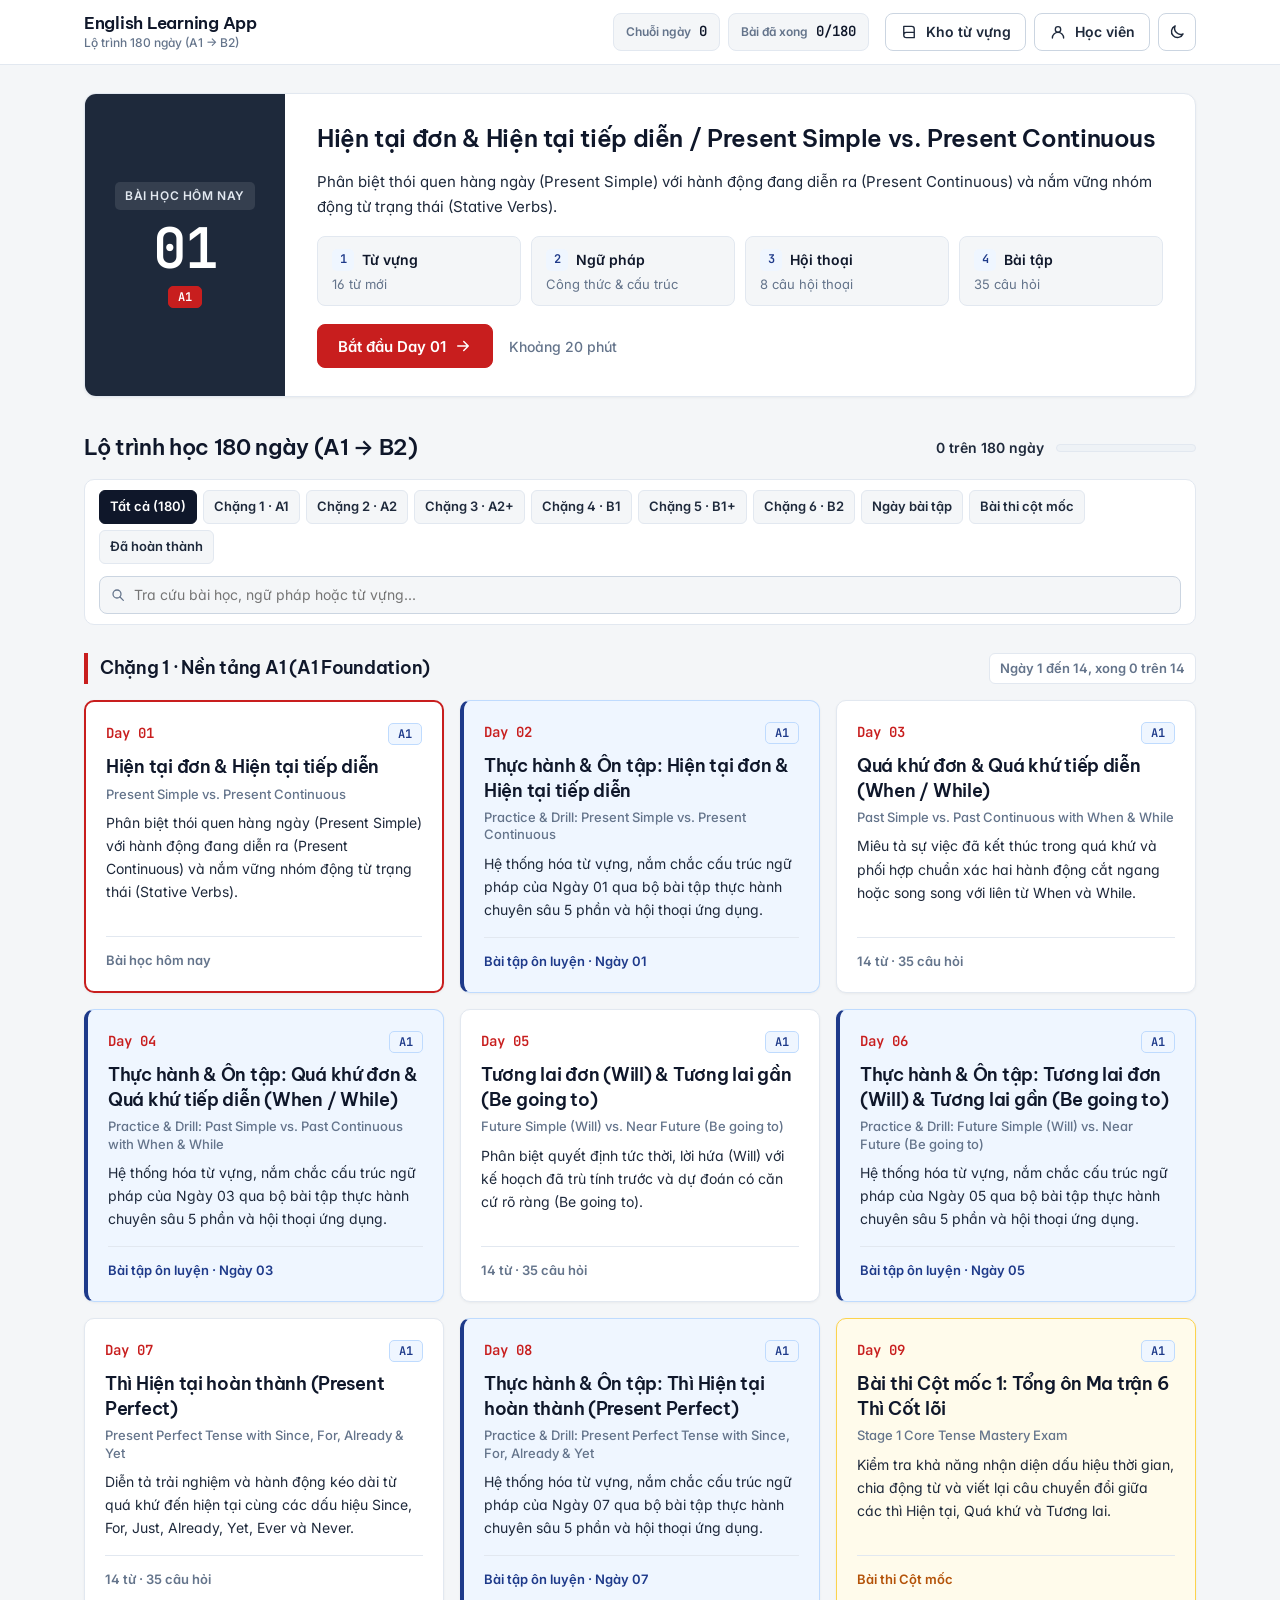
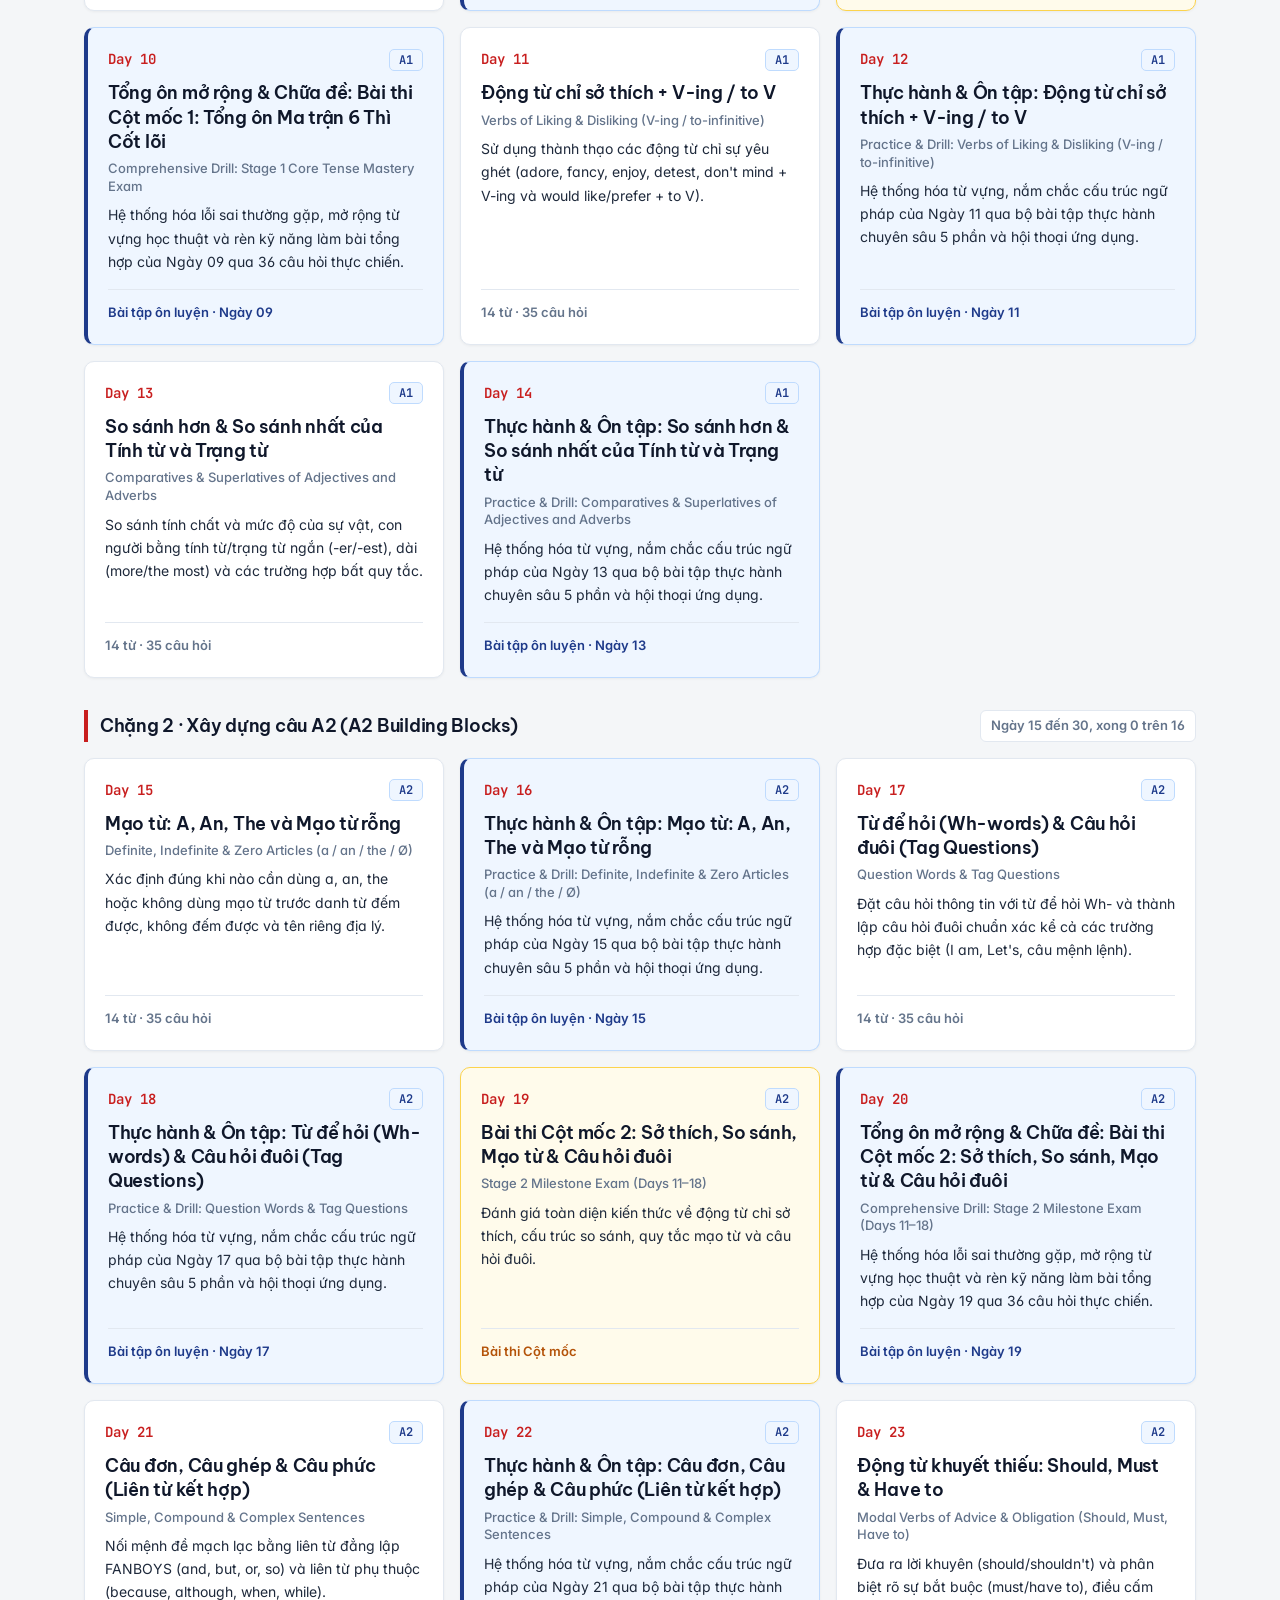
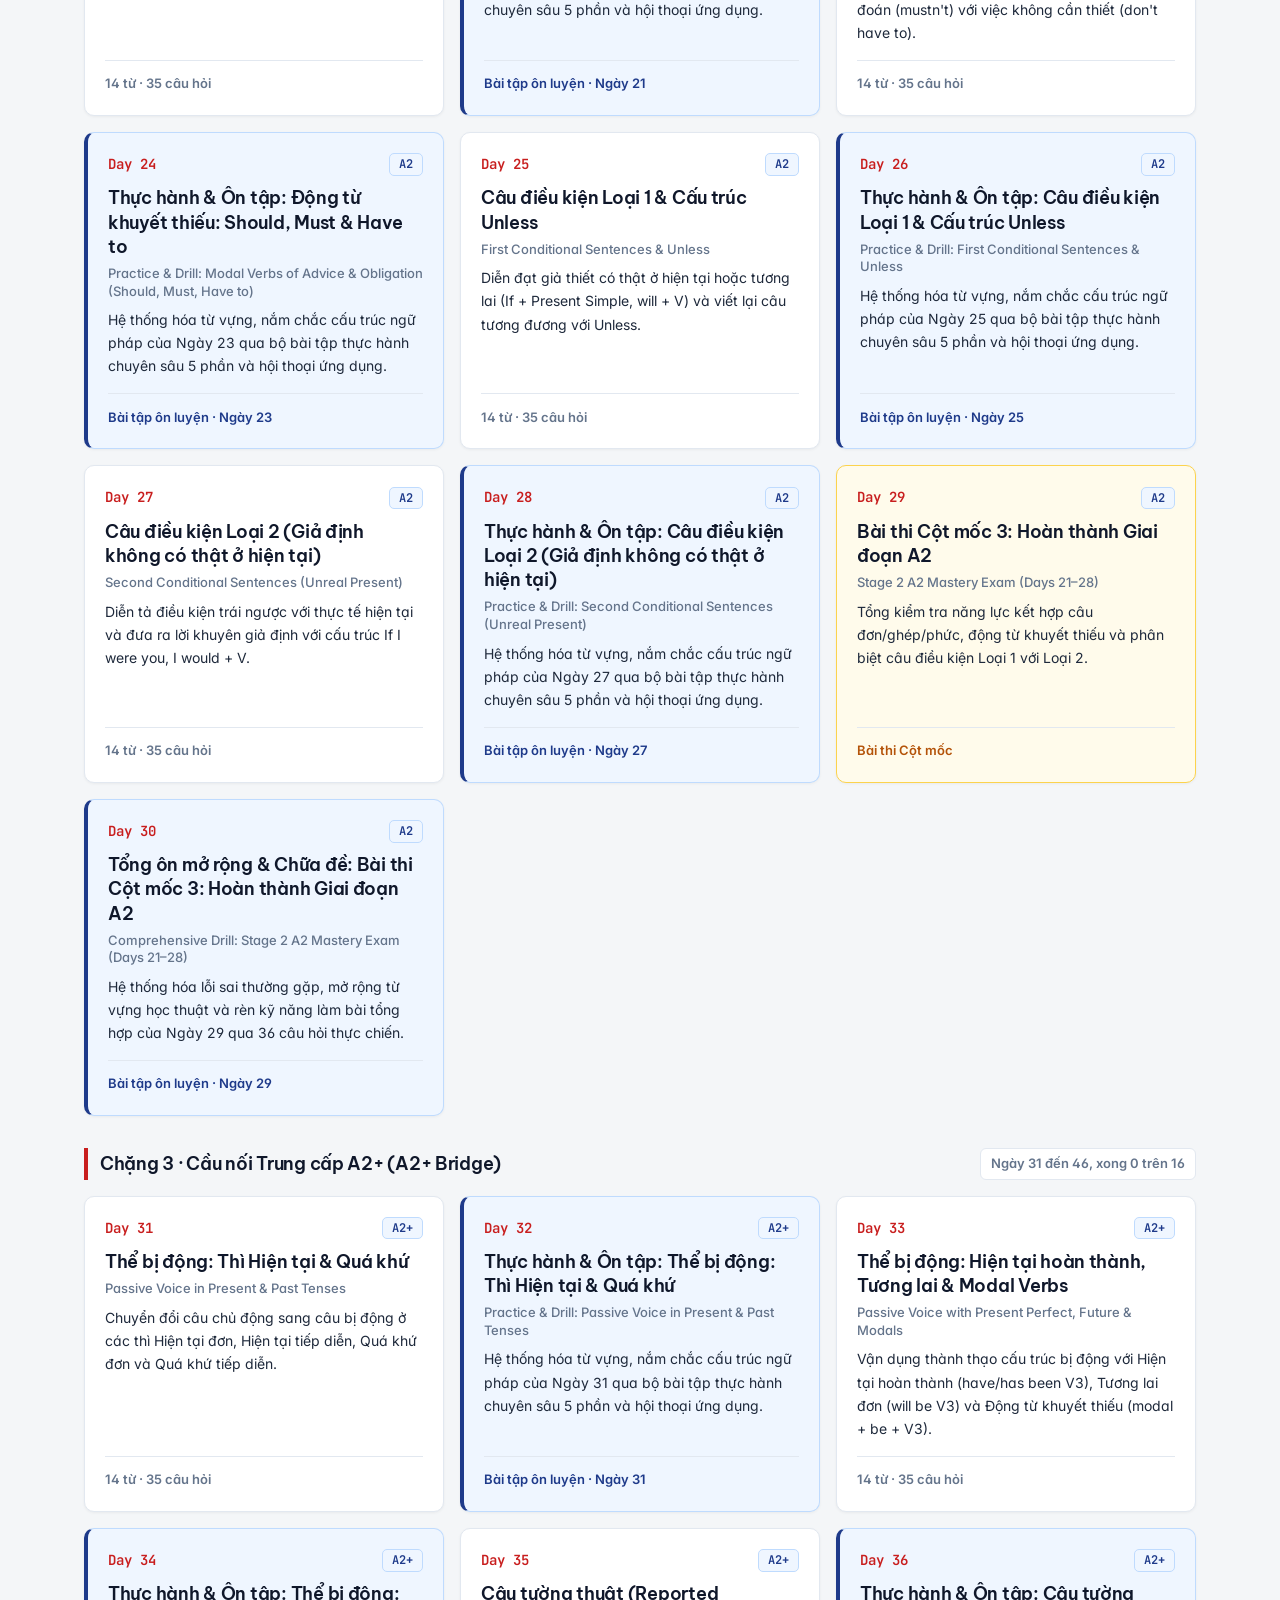
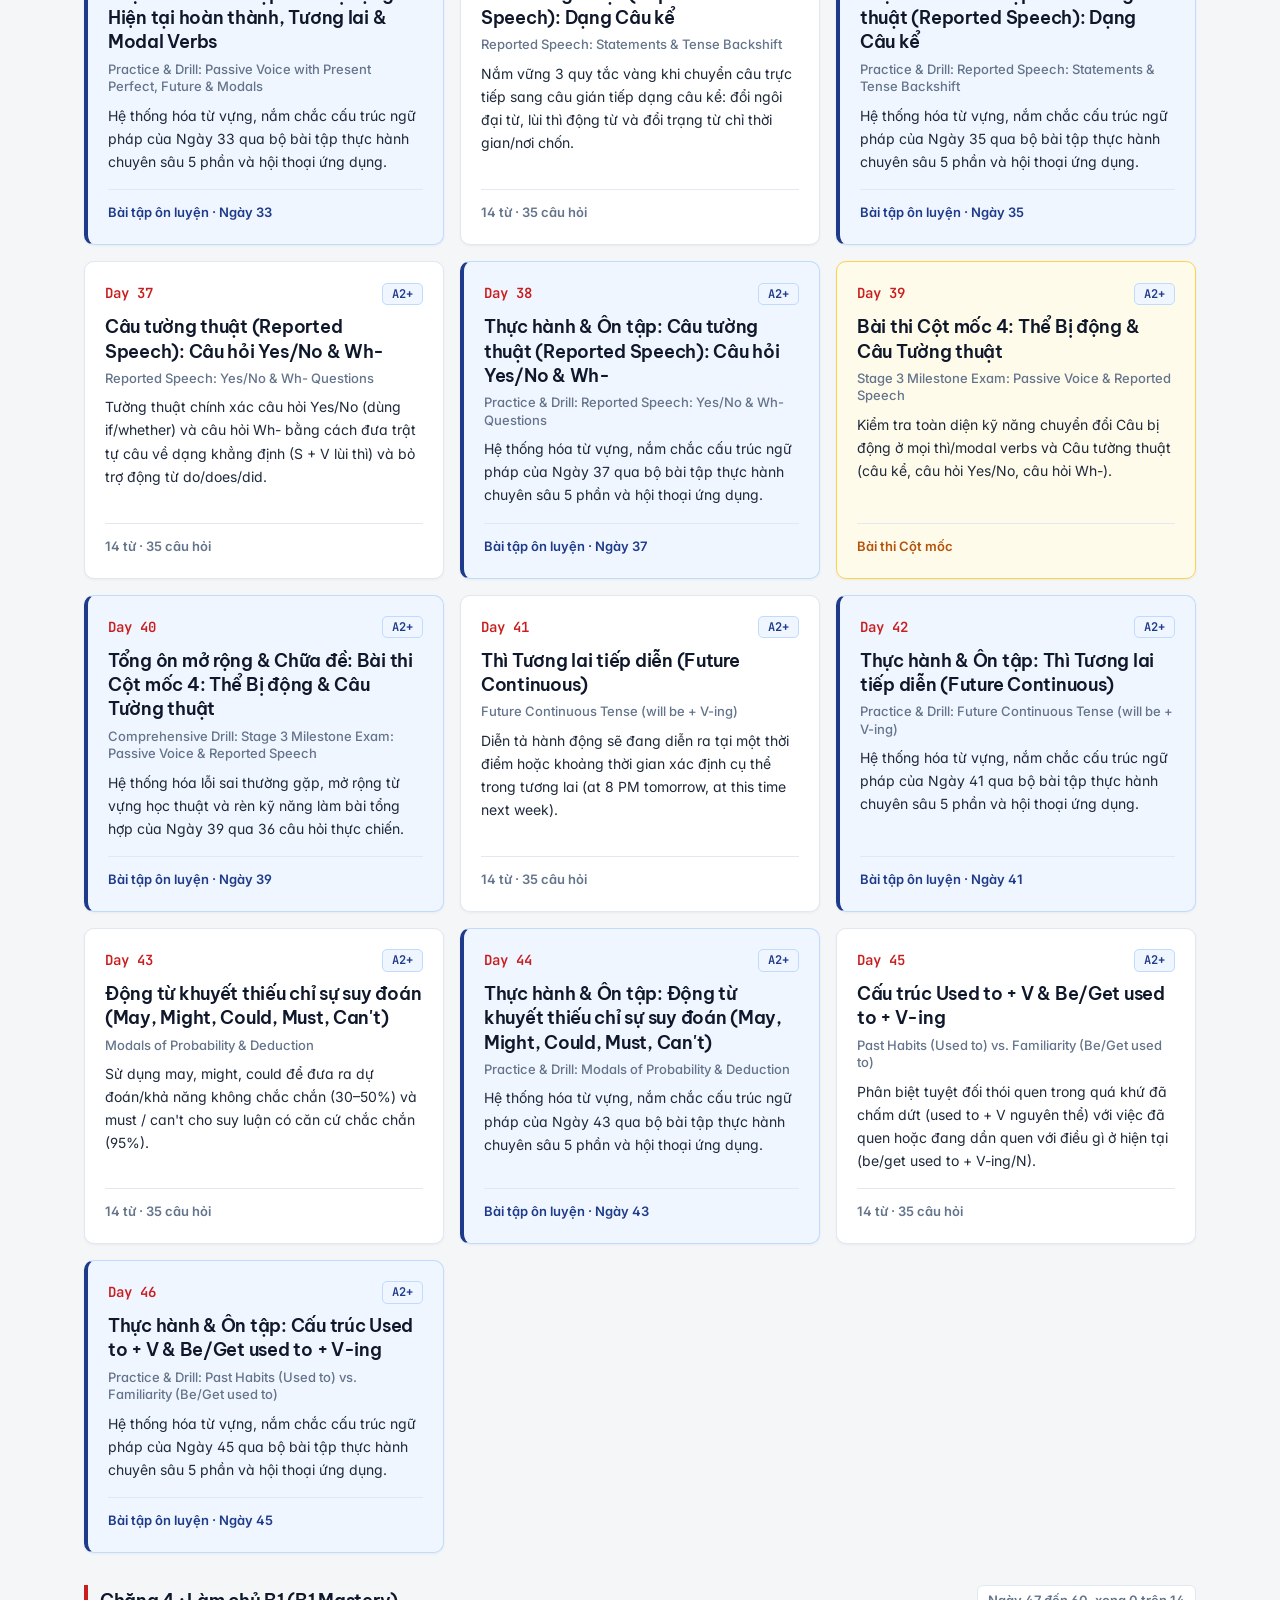
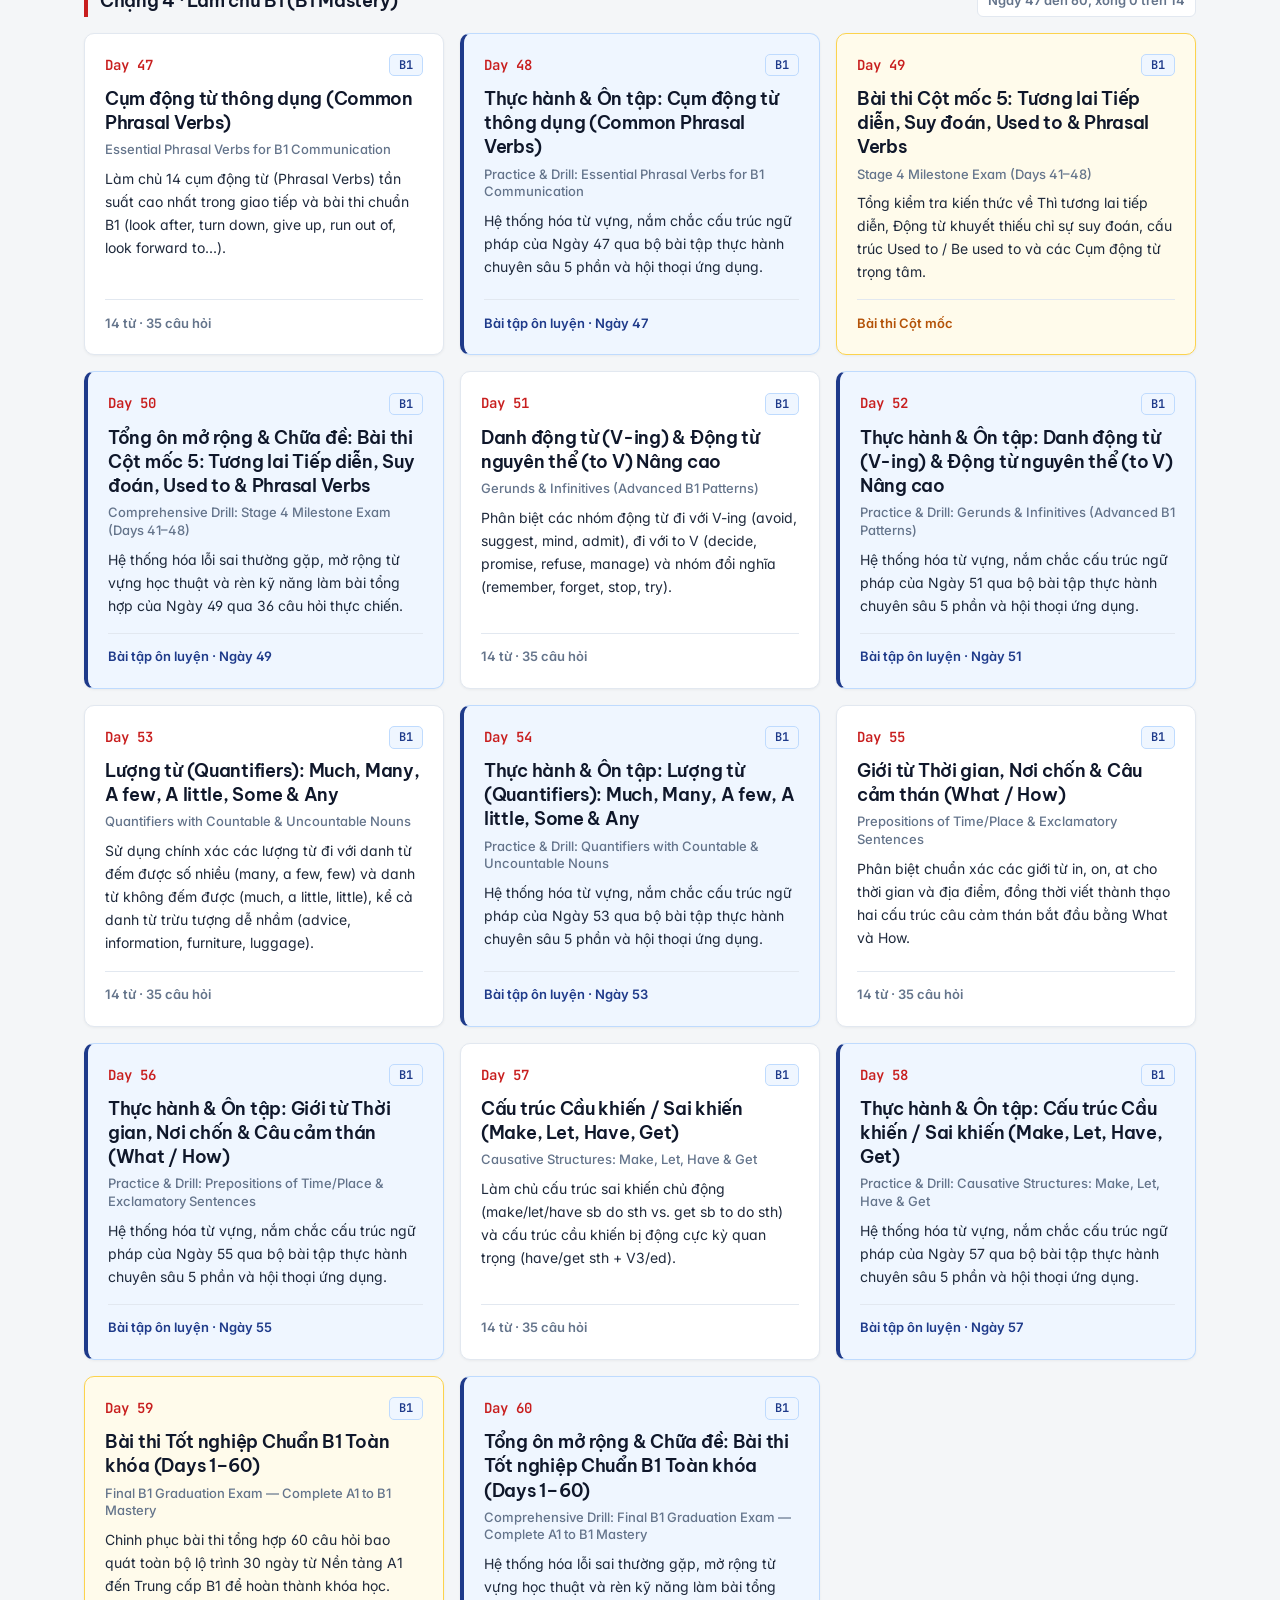
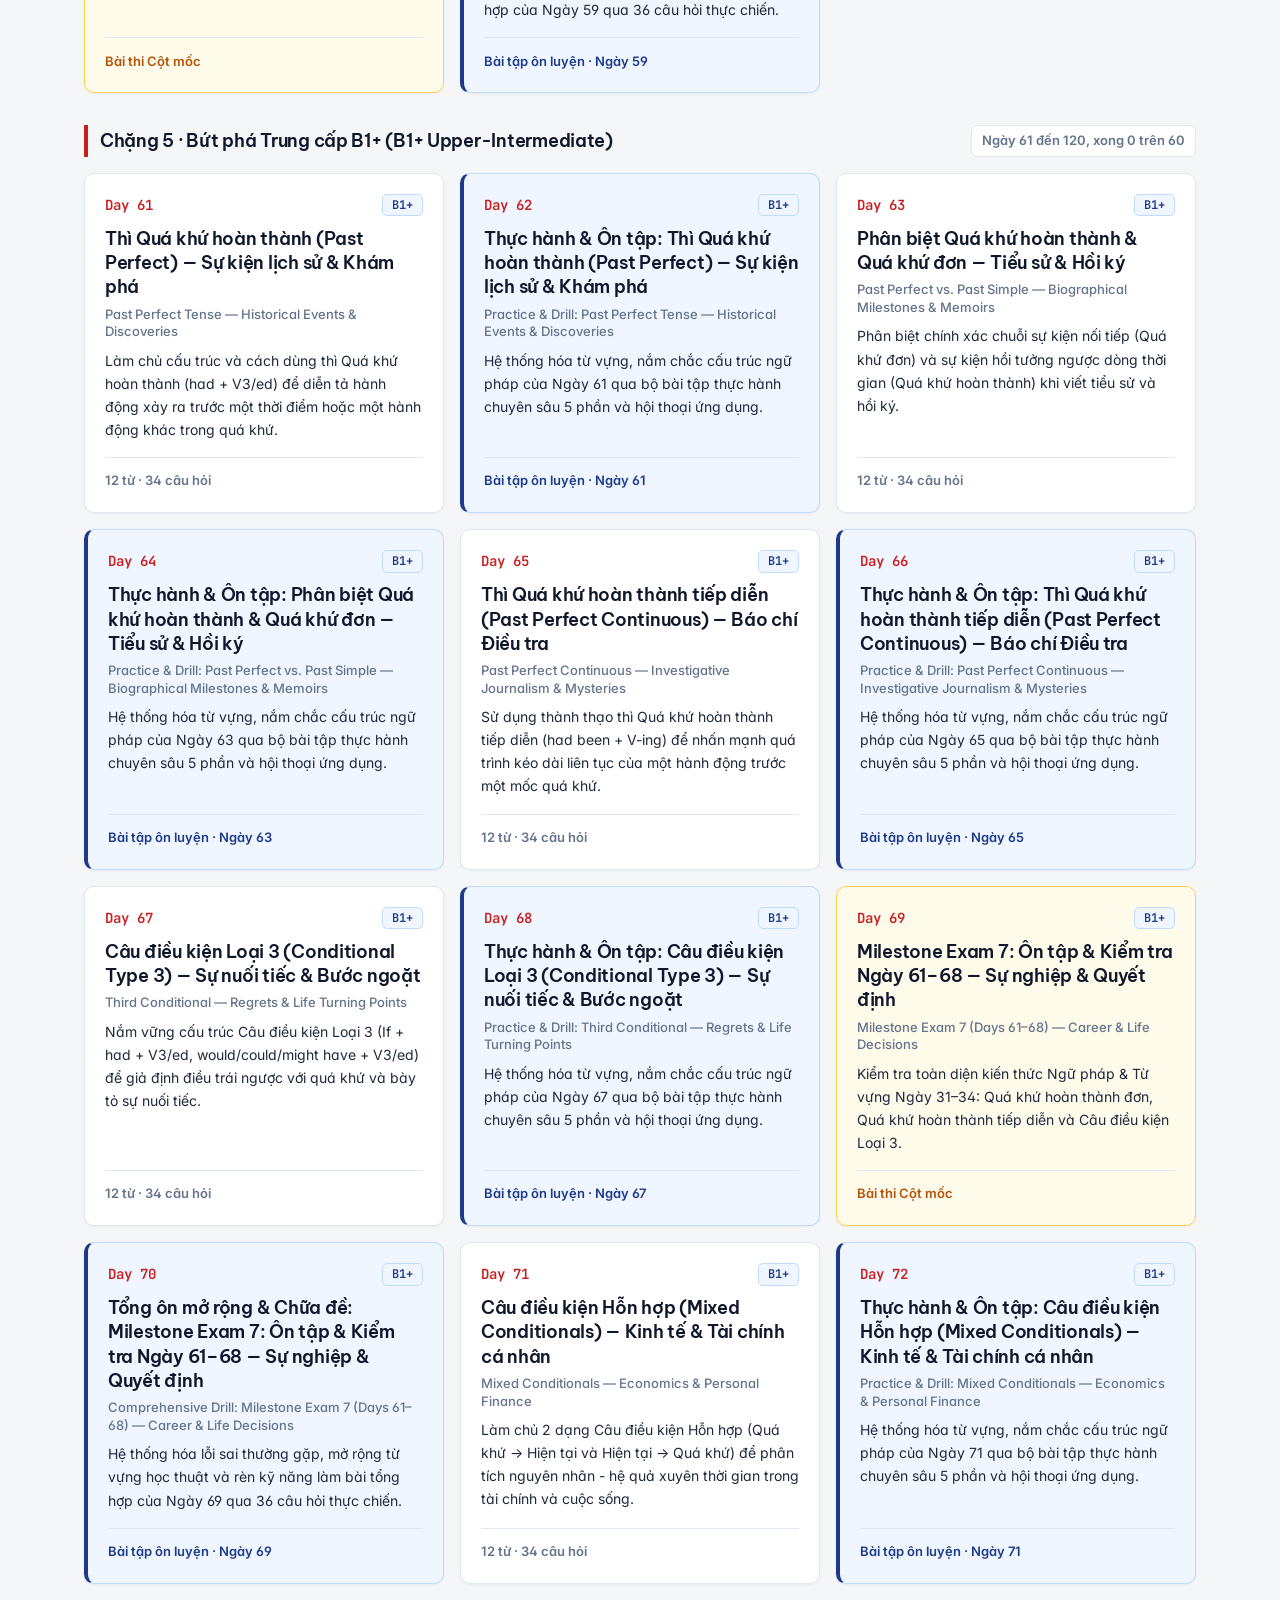
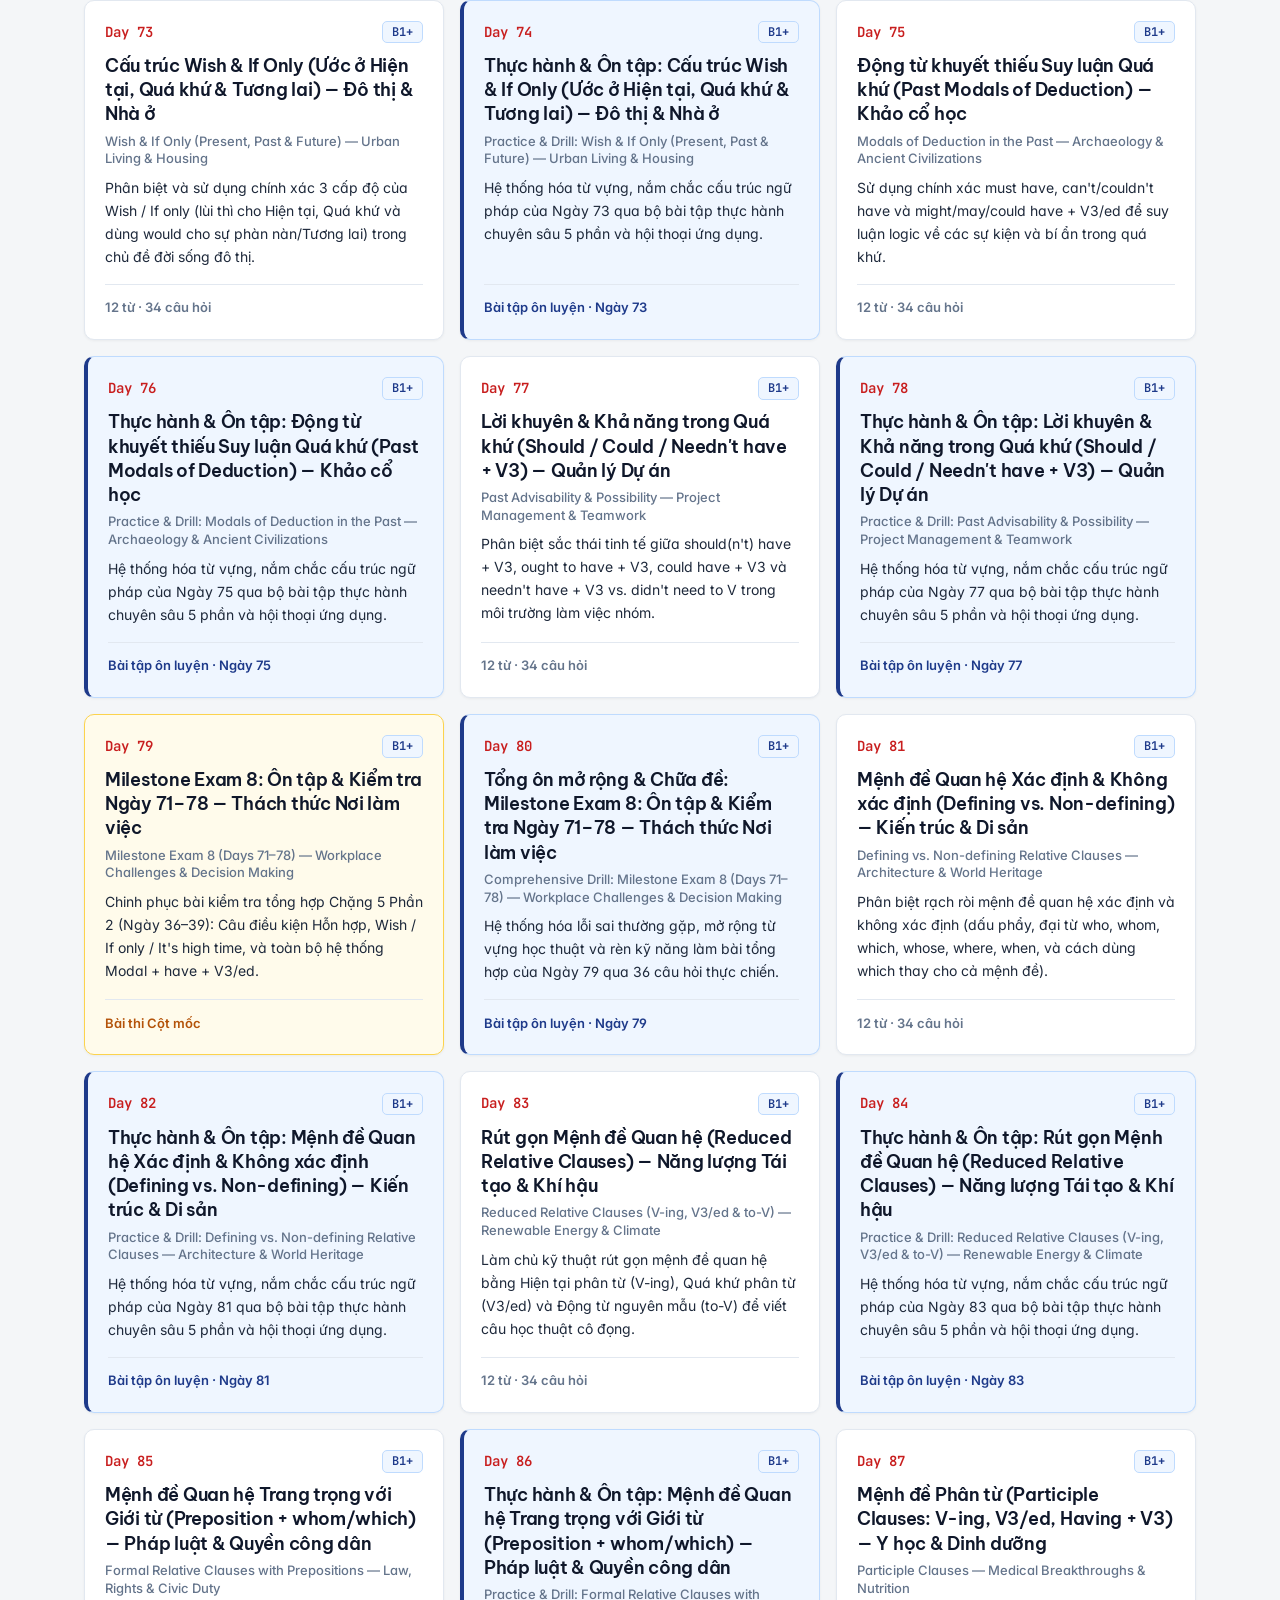
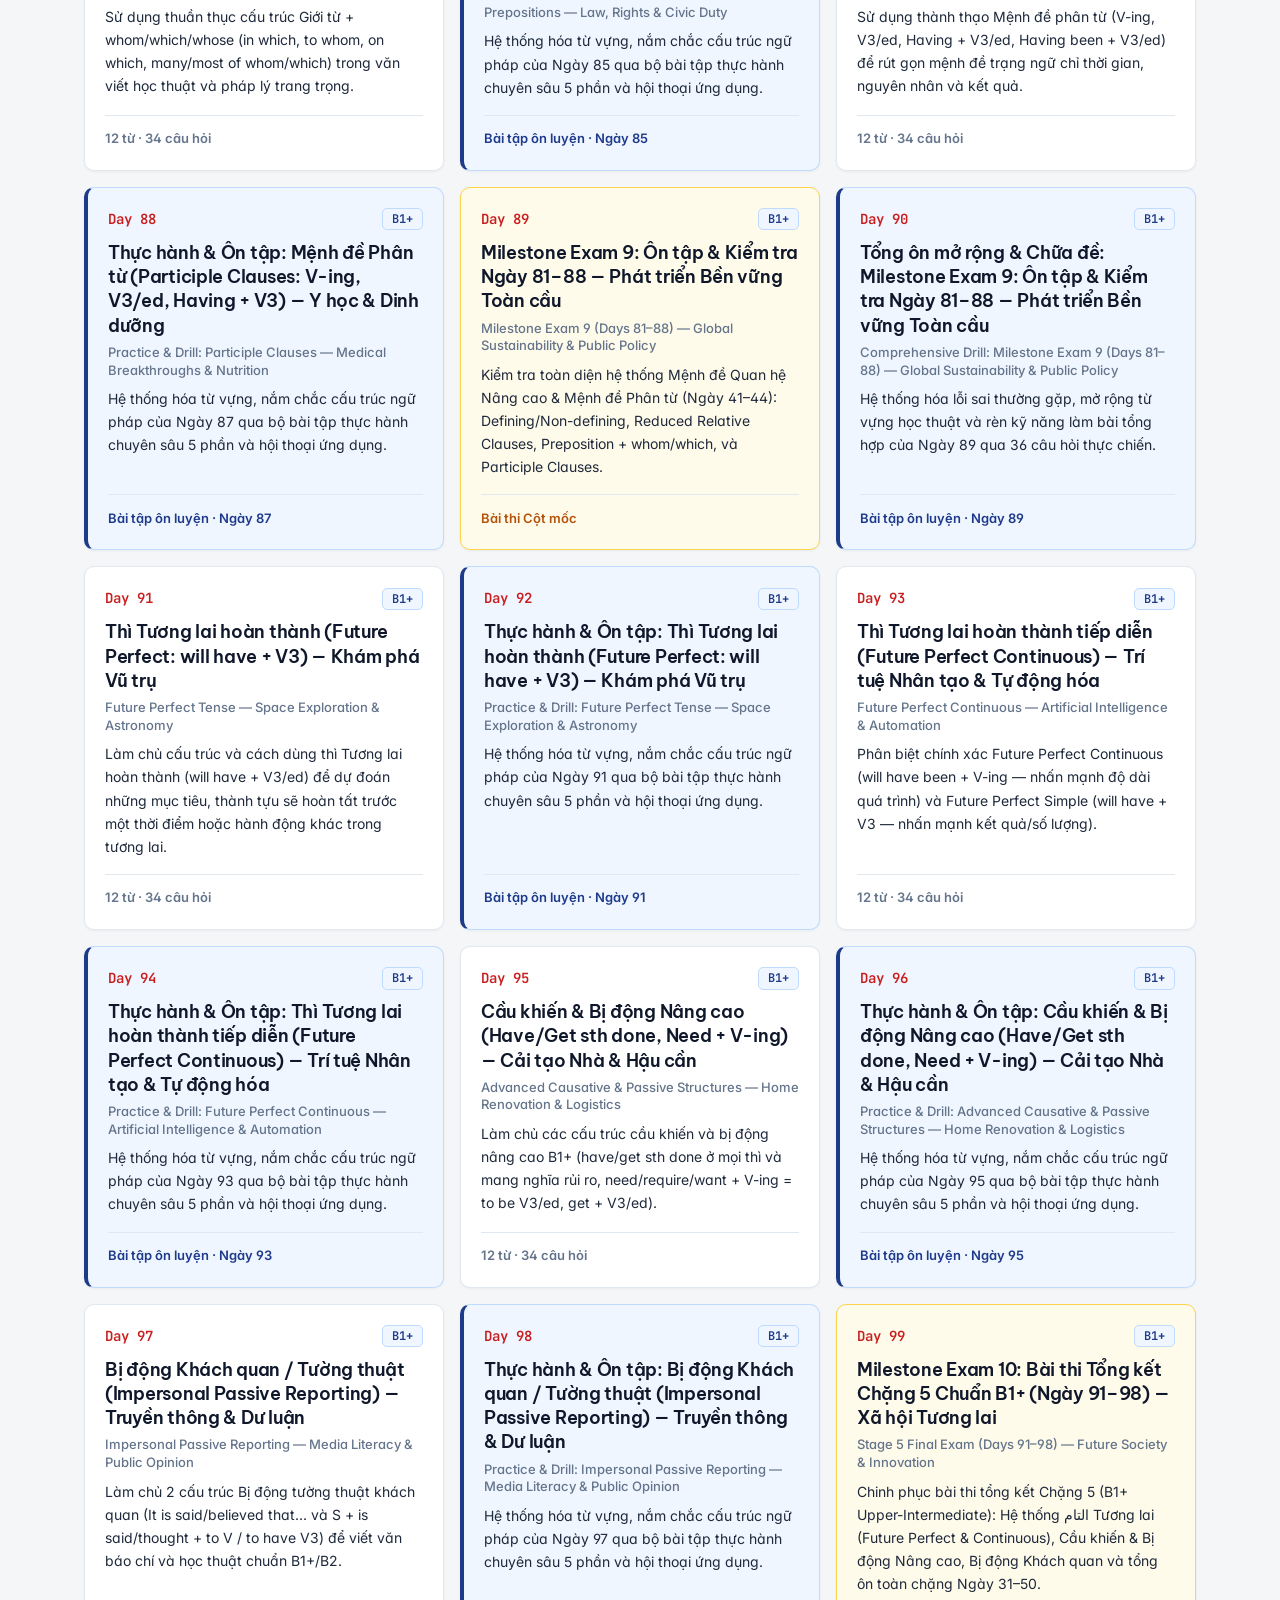
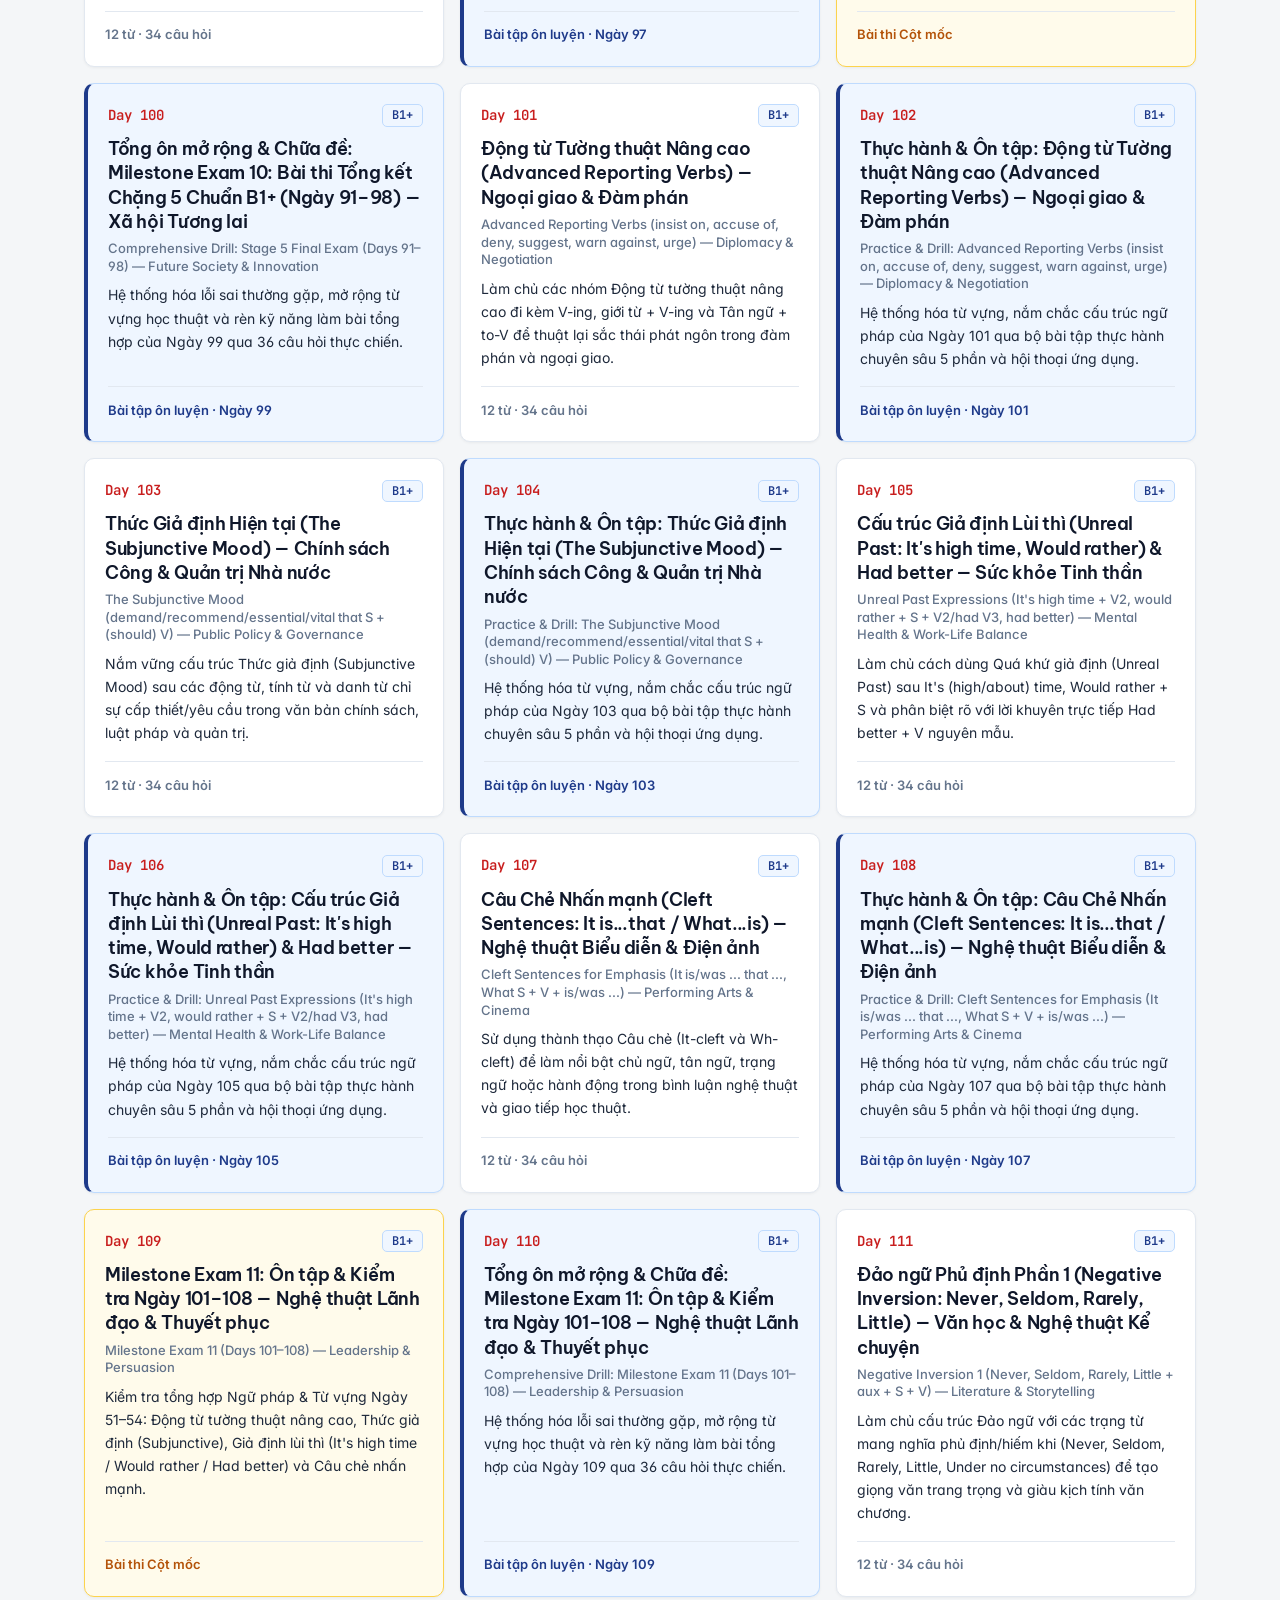
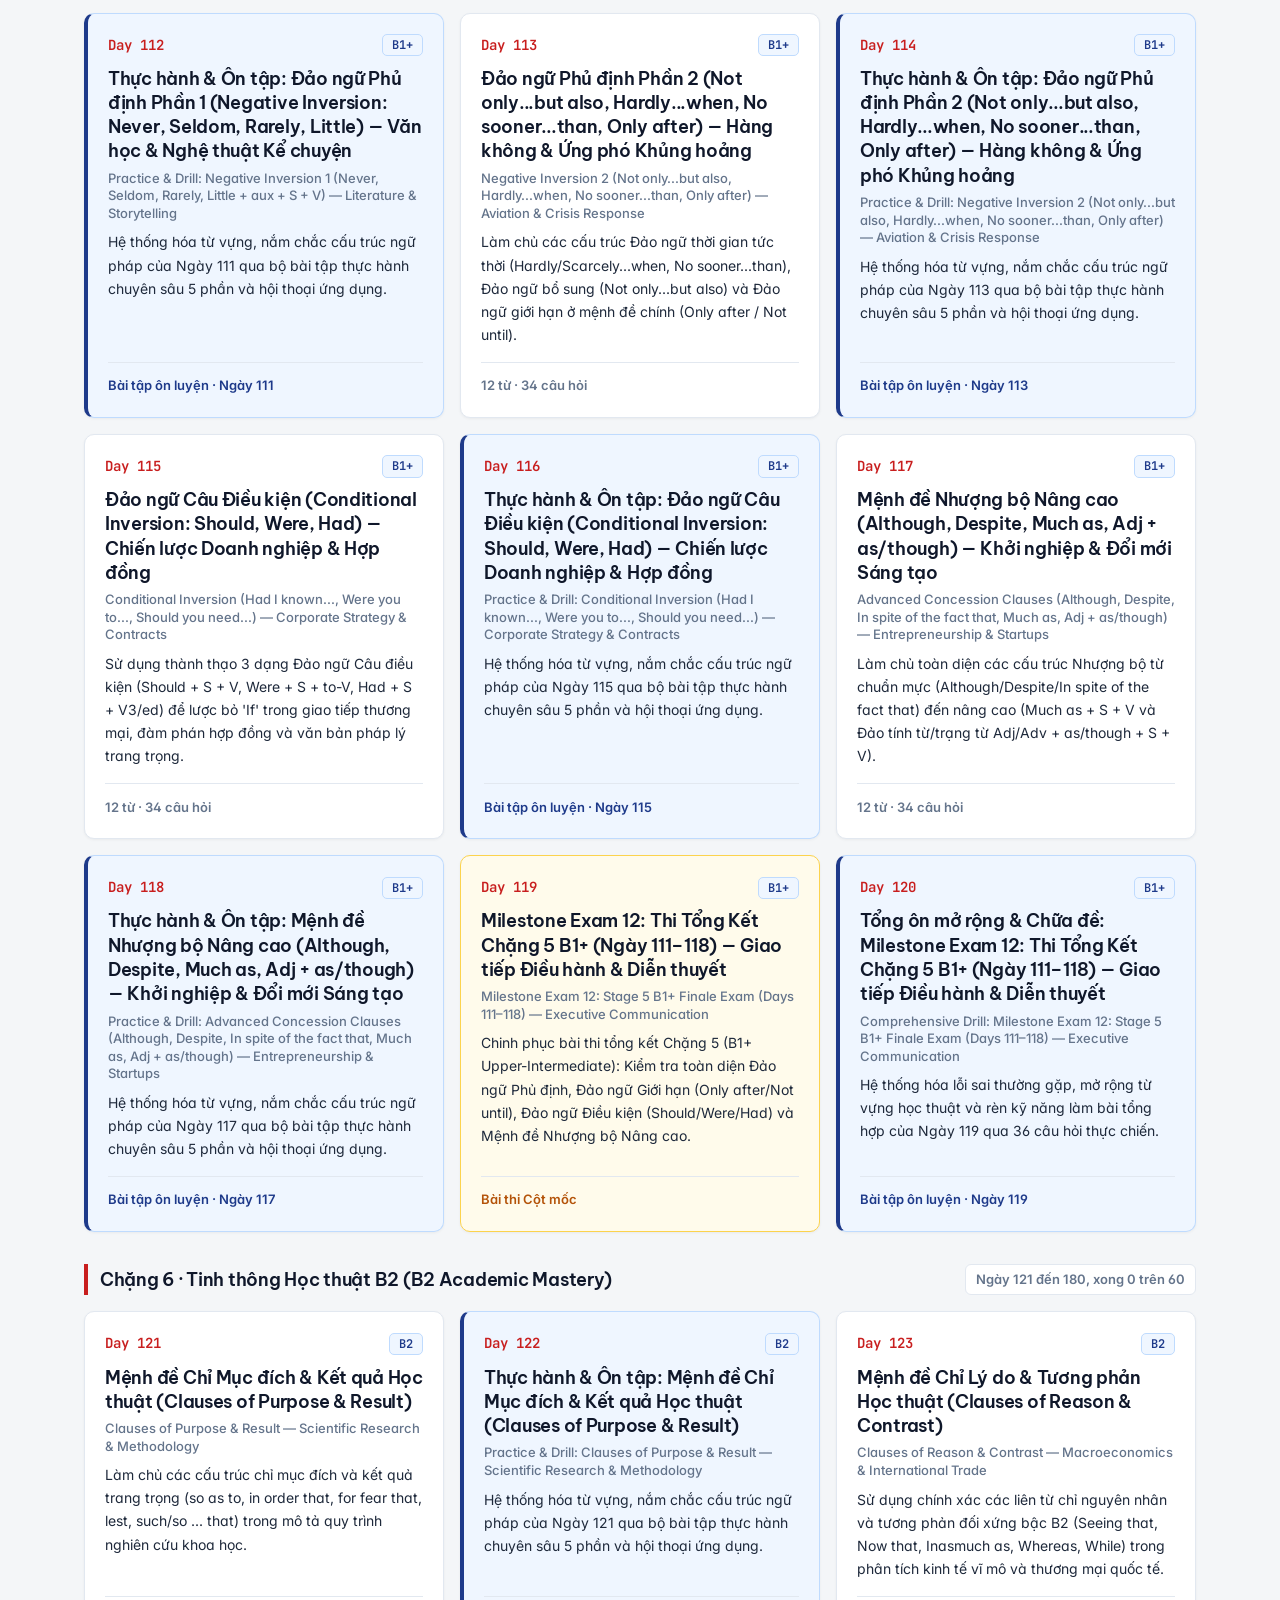
<file: index.html>
<!DOCTYPE html>
<html lang="vi">
<head>
<meta charset="utf-8">
<meta name="viewport" content="width=device-width, initial-scale=1">
<title>English Learning App — Lộ trình 180 ngày từ A1 đến B2</title>
<meta name="description" content="Hệ thống tự học tiếng Anh 180 ngày từ A1 đến B2 (90 ngày học + 90 ngày bài tập ôn luyện &amp; tổng ôn): Từ vựng, Ngữ pháp hệ thống, Hội thoại thực tế và Phòng luyện tập 5 dạng bài.">
<link rel="icon" type="image/svg+xml" href="data:image/svg+xml,%3Csvg xmlns=%27http://www.w3.org/2000/svg%27 viewBox=%270 0 64 64%27%3E%3Crect width=%2764%27 height=%2764%27 rx=%278%27 fill=%27%23D92D20%27/%3E%3Ctext x=%2732%27 y=%2745%27 text-anchor=%27middle%27 font-family=%27system-ui,-apple-system,sans-serif%27 font-size=%2738%27 font-weight=%27700%27 fill=%27%23FFFFFF%27%3EE%3C/text%3E%3C/svg%3E">
<link rel="manifest" href="manifest.json">
<link rel="preconnect" href="https://fonts.googleapis.com">
<link rel="preconnect" href="https://fonts.gstatic.com" crossorigin>
<link href="https://fonts.googleapis.com/css2?family=Be+Vietnam+Pro:ital,wght@0,400;0,500;0,600;0,700;1,400&family=Inter:opsz,wght@14..32,400..700&family=JetBrains+Mono:wght@400;500;600&display=swap" rel="stylesheet">
<link rel="stylesheet" href="assets/style.css?v=6">
<script>
(function () {
  try {
    var t = (localStorage.getItem('eng:theme') || '').replace(/"/g, '');
    if (t !== 'dark' && t !== 'light') {
      t = window.matchMedia && window.matchMedia('(prefers-color-scheme: dark)').matches ? 'dark' : 'light';
    }
    document.documentElement.setAttribute('data-theme', t);
  } catch (e) {}
})();
</script>
</head>
<body class="page-desk">

<svg class="sprite" aria-hidden="true" focusable="false" xmlns="http://www.w3.org/2000/svg">
  <symbol id="i-speaker" viewBox="0 0 24 24"><path d="M4 9.5v5h3.5L12 18.5v-13L7.5 9.5H4Z" fill="currentColor"/><path d="M15.5 9a4 4 0 0 1 0 6M18 6.5a7.5 7.5 0 0 1 0 11" fill="none" stroke="currentColor" stroke-width="1.8" stroke-linecap="round"/></symbol>
  <symbol id="i-check" viewBox="0 0 24 24"><path d="m5 12.5 4.5 4.5L19 7.5" fill="none" stroke="currentColor" stroke-width="2.2" stroke-linecap="round" stroke-linejoin="round"/></symbol>
  <symbol id="i-x" viewBox="0 0 24 24"><path d="m6 6 12 12M18 6 6 18" fill="none" stroke="currentColor" stroke-width="2.2" stroke-linecap="round"/></symbol>
  <symbol id="i-arrow-left" viewBox="0 0 24 24"><path d="M19 12H5m6-6-6 6 6 6" fill="none" stroke="currentColor" stroke-width="2" stroke-linecap="round" stroke-linejoin="round"/></symbol>
  <symbol id="i-arrow-right" viewBox="0 0 24 24"><path d="M5 12h14m-6-6 6 6-6 6" fill="none" stroke="currentColor" stroke-width="2" stroke-linecap="round" stroke-linejoin="round"/></symbol>
  <symbol id="i-moon" viewBox="0 0 24 24"><path d="M20 14.5A8 8 0 0 1 9.5 4a8 8 0 1 0 10.5 10.5Z" fill="none" stroke="currentColor" stroke-width="1.9" stroke-linejoin="round"/></symbol>
  <symbol id="i-sun" viewBox="0 0 24 24"><circle cx="12" cy="12" r="4" fill="none" stroke="currentColor" stroke-width="1.9"/><path d="M12 3v2M12 19v2M3 12h2M19 12h2M5.6 5.6 7 7M17 17l1.4 1.4M5.6 18.4 7 17M17 7l1.4-1.4" fill="none" stroke="currentColor" stroke-width="1.9" stroke-linecap="round"/></symbol>
  <symbol id="i-book" viewBox="0 0 24 24"><path d="M5 4.5h10.5A3.5 3.5 0 0 1 19 8v11.5H8.5A3.5 3.5 0 0 1 5 16V4.5Z M5 16a3.5 3.5 0 0 1 3.5-3.5H19" fill="none" stroke="currentColor" stroke-width="1.8" stroke-linejoin="round"/></symbol>
  <symbol id="i-user" viewBox="0 0 24 24"><circle cx="12" cy="8.5" r="3.6" fill="none" stroke="currentColor" stroke-width="1.8"/><path d="M4.5 20a7.5 7.5 0 0 1 15 0" fill="none" stroke="currentColor" stroke-width="1.8" stroke-linecap="round"/></symbol>
  <symbol id="i-search" viewBox="0 0 24 24"><circle cx="10.5" cy="10.5" r="6" fill="none" stroke="currentColor" stroke-width="1.9"/><path d="m15 15 5 5" fill="none" stroke="currentColor" stroke-width="1.9" stroke-linecap="round"/></symbol>
  <symbol id="i-sync" viewBox="0 0 24 24"><path d="M19.5 12a7.5 7.5 0 0 1-13 5M4.5 12a7.5 7.5 0 0 1 13-5M17.5 3v4h-4M6.5 21v-4h4" fill="none" stroke="currentColor" stroke-width="1.8" stroke-linecap="round" stroke-linejoin="round"/></symbol>
</svg>

<a class="skip-link" href="#main">Chuyển đến nội dung chính</a>

<header class="topbar">
  <div class="topbar-inner">
    <a class="brand" href="index.html" aria-label="English Learning App, trang chủ">
      <span class="brand-name">English Learning App</span>
      <span class="brand-sub">Lộ trình 180 ngày (A1 → B2)</span>
    </a>

    <dl class="stats" aria-label="Tiến độ học tập của bạn">
      <div class="stat">
        <dt class="stat-label">Chuỗi ngày</dt>
        <dd class="stat-value" id="streak-count">0</dd>
      </div>
      <div class="stat">
        <dt class="stat-label">Bài đã xong</dt>
        <dd class="stat-value" id="completed-count">0</dd>
      </div>
    </dl>

    <div class="toolbar">
      <button class="btn btn-ghost" id="open-vocab-bank" type="button" aria-haspopup="dialog" aria-controls="vocab-modal">
        <svg class="icon" aria-hidden="true"><use href="#i-book"/></svg>
        <span class="btn-label">Kho từ vựng</span>
      </button>
      <button class="btn btn-ghost" id="open-account-modal" type="button" aria-haspopup="dialog" aria-controls="account-modal">
        <svg class="icon" aria-hidden="true"><use href="#i-user"/></svg>
        <span class="btn-label" id="student-name-label">Học viên</span>
      </button>
      <button class="btn btn-icon" id="theme-toggle" type="button" aria-label="Chuyển chế độ giao diện Sáng / Tối" aria-pressed="false">
        <svg class="icon icon-moon" aria-hidden="true"><use href="#i-moon"/></svg>
        <svg class="icon icon-sun" aria-hidden="true"><use href="#i-sun"/></svg>
      </button>
    </div>
  </div>
</header>

<main id="main" class="container">

  <noscript><p class="notice">Trang này cần bật JavaScript để hiển thị bài học và lưu tiến độ làm bài.</p></noscript>

  <section class="today" id="today-card" aria-labelledby="today-title">
    <div class="today-margin">
      <span class="today-margin-label" id="today-label-text">Bài học hôm nay</span>
      <span class="today-day" id="today-day-badge">01</span>
      <span class="cefr-tag today-cefr" id="today-cefr">A1</span>
    </div>

    <div class="today-body">
      <h1 class="today-title" id="today-title">Đang mở bài học...</h1>
      <p class="today-goal" id="today-goal">Mục tiêu trọng tâm của buổi học hôm nay sẽ hiển thị tại đây.</p>

      <ol class="parts" aria-label="Cấu trúc 4 bước của buổi học">
        <li><span class="part-no">1</span><span class="part-name">Từ vựng</span><span class="part-note" id="today-vocab-count">từ mới</span></li>
        <li><span class="part-no">2</span><span class="part-name">Ngữ pháp</span><span class="part-note" id="today-grammar-note">Công thức &amp; cấu trúc</span></li>
        <li><span class="part-no">3</span><span class="part-name">Hội thoại</span><span class="part-note" id="today-dialogue-note">nghe &amp; đọc hiểu</span></li>
        <li><span class="part-no">4</span><span class="part-name">Bài tập</span><span class="part-note" id="today-practice-count">5 phần thực hành</span></li>
      </ol>

      <div class="today-actions">
        <a class="btn btn-primary btn-lg" id="today-start-btn" href="lesson.html?day=1">
          <span class="btn-label">Bắt đầu học</span>
          <svg class="icon" aria-hidden="true"><use href="#i-arrow-right"/></svg>
        </a>
        <span class="today-time" id="today-minutes"></span>
      </div>
    </div>
  </section>

  <section class="roadmap" aria-labelledby="roadmap-title">
    <div class="roadmap-head">
      <h2 class="section-title" id="roadmap-title">Lộ trình học 180 ngày (A1 → B2)</h2>
      <p class="roadmap-progress">
        <span id="roadmap-progress-text">0 trên 180 ngày</span>
        <span class="meter" aria-hidden="true"><span class="meter-fill" id="roadmap-progress-bar"></span></span>
      </p>
    </div>

    <div class="filter-bar">
      <div class="filters" id="stage-filters" role="group" aria-label="Lọc theo giai đoạn">
        <button class="chip is-active" type="button" data-stage="all" aria-pressed="true">Tất cả (180)</button>
        <button class="chip" type="button" data-stage="1" aria-pressed="false">Chặng 1 · A1</button>
        <button class="chip" type="button" data-stage="2" aria-pressed="false">Chặng 2 · A2</button>
        <button class="chip" type="button" data-stage="3" aria-pressed="false">Chặng 3 · A2+</button>
        <button class="chip" type="button" data-stage="4" aria-pressed="false">Chặng 4 · B1</button>
        <button class="chip" type="button" data-stage="5" aria-pressed="false">Chặng 5 · B1+</button>
        <button class="chip" type="button" data-stage="6" aria-pressed="false">Chặng 6 · B2</button>
        <button class="chip" type="button" data-stage="practice" aria-pressed="false">Ngày bài tập</button>
        <button class="chip" type="button" data-stage="exam" aria-pressed="false">Bài thi cột mốc</button>
        <button class="chip" type="button" data-stage="completed" aria-pressed="false">Đã hoàn thành</button>
      </div>
      <div class="field field-search">
        <label class="sr-only" for="lesson-search">Tìm bài học, chủ điểm ngữ pháp hoặc từ vựng</label>
        <svg class="icon" aria-hidden="true"><use href="#i-search"/></svg>
        <input class="input" id="lesson-search" type="search" placeholder="Tra cứu bài học, ngữ pháp hoặc từ vựng..." autocomplete="off">
      </div>
    </div>

    <div id="roadmap-container" aria-live="polite"></div>
    <p class="empty" id="roadmap-empty" hidden>Không tìm thấy bài học nào khớp với bộ lọc hiện tại.</p>
  </section>
</main>

<footer class="site-foot">
  <p>Tiến độ học tập và điểm số được lưu tự động trên trình duyệt này. Bạn có thể kết nối Google Sheets tại mục <strong>Học viên</strong> để đồng bộ dữ liệu giữa các thiết bị.</p>
</footer>

<!-- Vocabulary bank -->
<div class="modal modal-drawer" id="vocab-modal" role="dialog" aria-modal="true" aria-labelledby="vocab-modal-title" hidden>
  <div class="modal-scrim" data-close-modal></div>
  <div class="modal-sheet">
    <header class="modal-head">
      <h2 class="modal-title" id="vocab-modal-title">Kho từ vựng 180 ngày</h2>
      <button class="btn btn-icon" id="close-vocab-btn" type="button" aria-label="Đóng kho từ vựng">
        <svg class="icon" aria-hidden="true"><use href="#i-x"/></svg>
      </button>
    </header>
    <div class="modal-tools">
      <div class="field field-search">
        <label class="sr-only" for="vocab-search">Tìm từ tiếng Anh hoặc nghĩa tiếng Việt</label>
        <svg class="icon" aria-hidden="true"><use href="#i-search"/></svg>
        <input class="input" id="vocab-search" type="search" placeholder="Tìm từ tiếng Anh, phiên âm hoặc nghĩa tiếng Việt..." autocomplete="off">
      </div>
      <div class="field">
        <label class="field-label" for="vocab-cefr-filter">Trình độ / Trạng thái</label>
        <select class="input" id="vocab-cefr-filter">
          <option value="all">Tất cả từ vựng</option>
          <option value="A1">Trình độ A1</option>
          <option value="A2">Trình độ A2</option>
          <option value="A2+">Trình độ A2+</option>
          <option value="B1">Trình độ B1</option>
          <option value="B1+">Trình độ B1+</option>
          <option value="B2">Trình độ B2</option>
          <option value="mastered">Đã thuộc</option>
          <option value="unmastered">Chưa thuộc</option>
        </select>
      </div>
      <p class="modal-count" id="vocab-count" aria-live="polite"></p>
    </div>
    <ul class="vocab-list" id="vocab-list"></ul>
  </div>
</div>

<!-- Student profile and Google Sheets sync -->
<div class="modal modal-dialog" id="account-modal" role="dialog" aria-modal="true" aria-labelledby="account-modal-title" hidden>
  <div class="modal-scrim" data-close-modal></div>
  <div class="modal-sheet">
    <header class="modal-head">
      <h2 class="modal-title" id="account-modal-title">Hồ sơ học viên &amp; Đồng bộ</h2>
    </header>
    <div class="modal-body">
      <div class="field">
        <label class="field-label" for="acc-name-input">Họ và tên học viên</label>
        <input class="input" id="acc-name-input" type="text" placeholder="Ví dụ: Danh" autocomplete="name">
      </div>
      <div class="field">
        <label class="field-label" for="acc-sync-url-input">Địa chỉ Google Sheets (Apps Script Web App)</label>
        <input class="input input-mono" id="acc-sync-url-input" type="url" placeholder="https://script.google.com/macros/s/.../exec" autocomplete="off">
        <p class="field-hint">Để trống nếu bạn chỉ muốn lưu tiến độ trực tiếp trên thiết bị này.</p>
      </div>
      <p class="sync-status" id="sync-status" role="status" aria-live="polite"></p>
    </div>
    <footer class="modal-foot">
      <button class="btn btn-ghost" id="manual-sync-btn" type="button">
        <svg class="icon" aria-hidden="true"><use href="#i-sync"/></svg>
        <span class="btn-label">Đồng bộ ngay</span>
      </button>
      <span class="spacer"></span>
      <button class="btn btn-ghost" id="close-account-btn" type="button">Đóng</button>
      <button class="btn btn-primary" id="save-account-btn" type="button">Lưu thiết lập</button>
    </footer>
  </div>
</div>

<script src="data/curriculum.js?v=6"></script>
<script src="assets/app.js?v=6"></script>
</body>
</html>
</file>
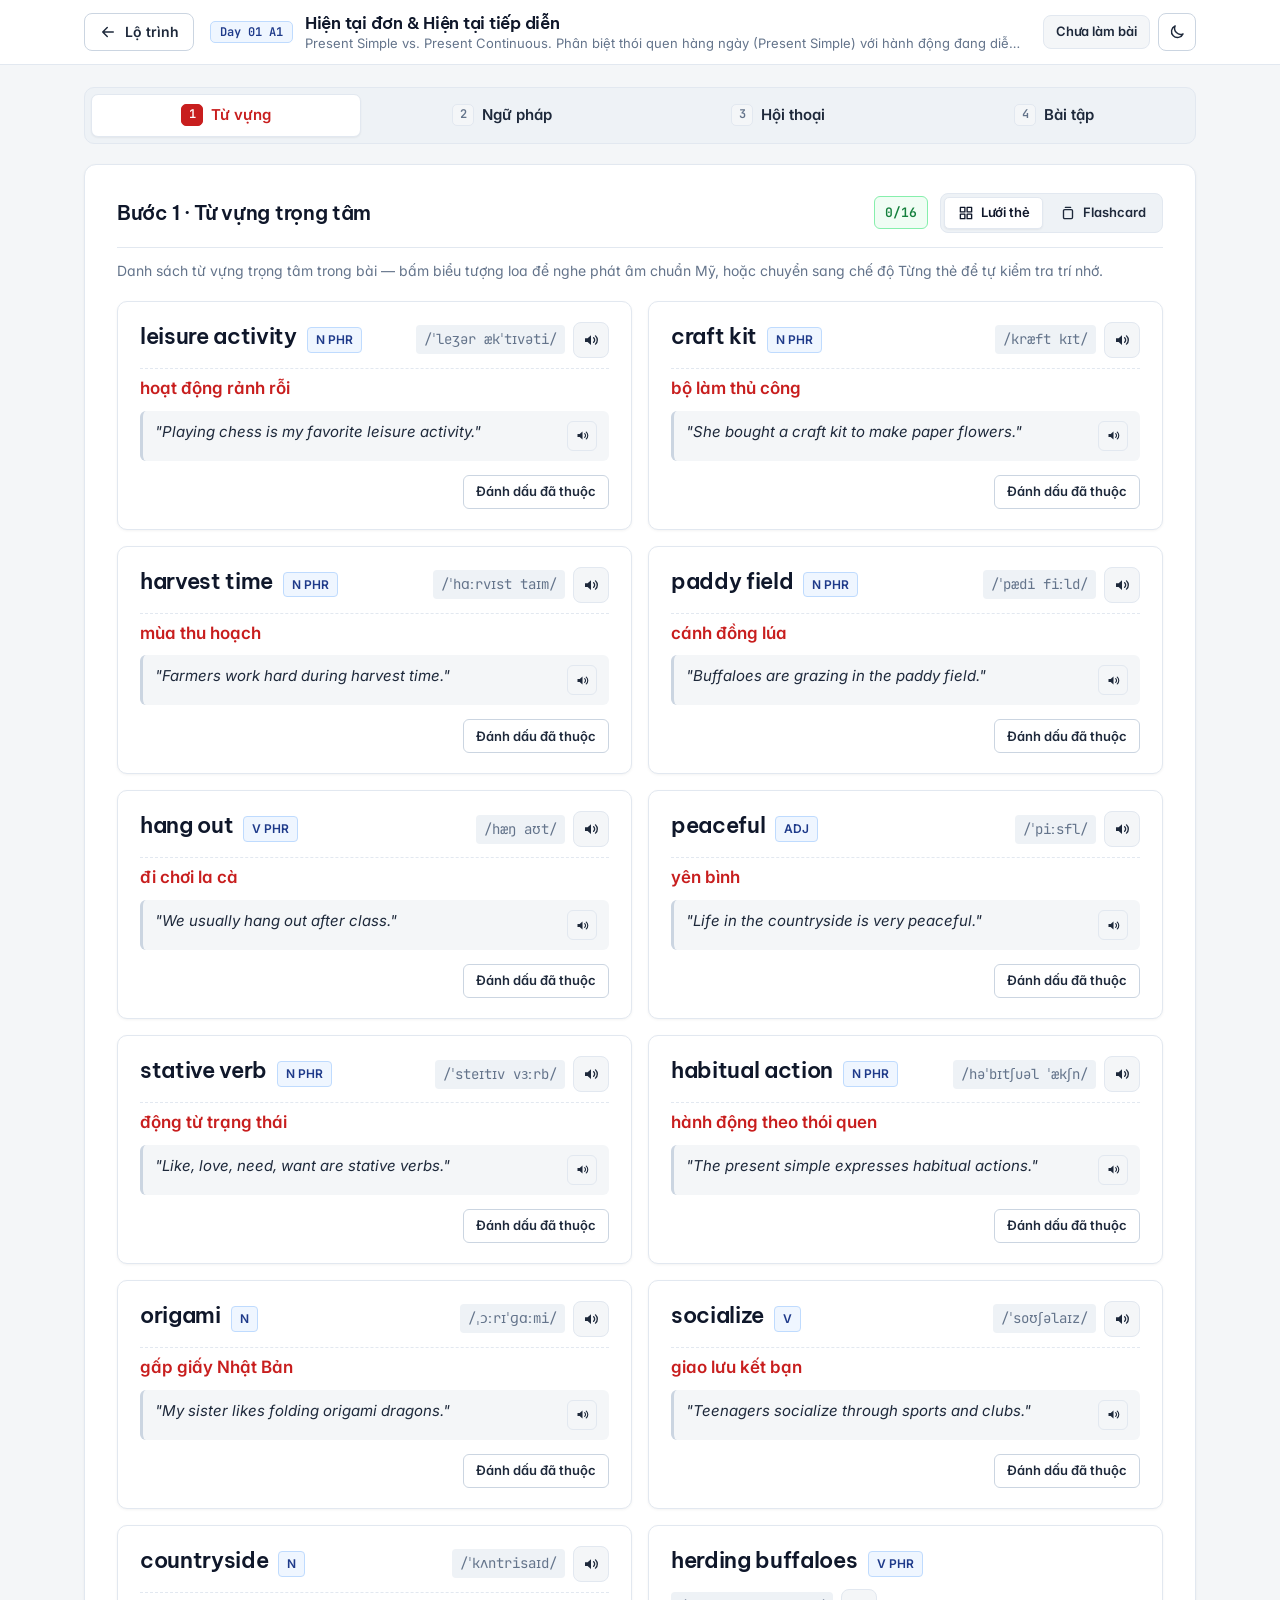
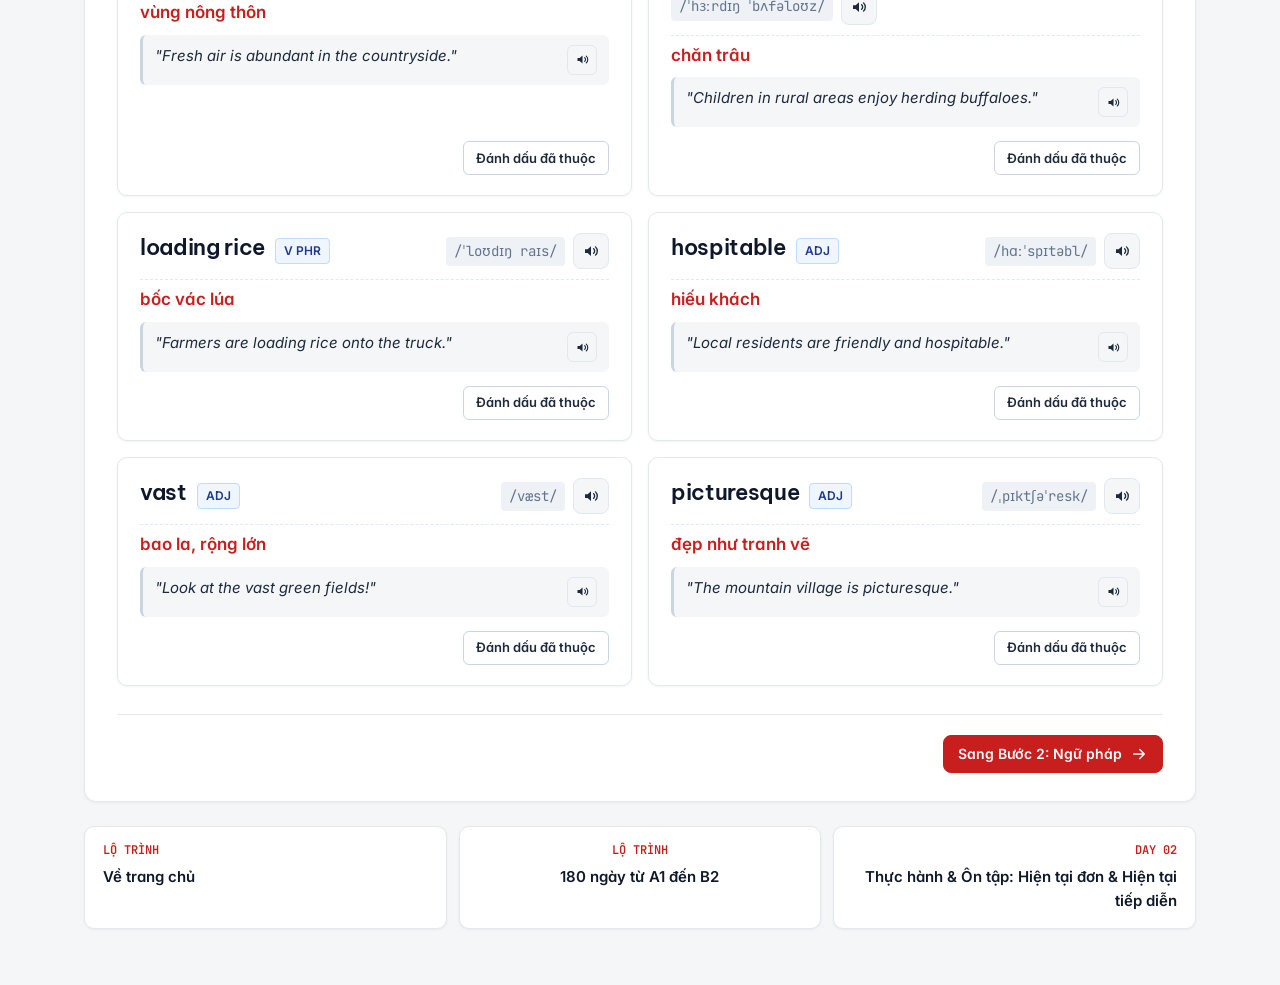
<file: lesson.html>
<!DOCTYPE html>
<html lang="vi">
<head>
<meta charset="utf-8">
<meta name="viewport" content="width=device-width, initial-scale=1">
<title>Bài học | English Learning App</title>
<meta name="description" content="Bài học tiếng Anh hàng ngày theo phương pháp 4 bước: Từ vựng, Ngữ pháp trọng tâm, Hội thoại ngữ cảnh và Bài tập thực hành.">
<link rel="icon" type="image/svg+xml" href="data:image/svg+xml,%3Csvg xmlns=%27http://www.w3.org/2000/svg%27 viewBox=%270 0 64 64%27%3E%3Crect width=%2764%27 height=%2764%27 rx=%278%27 fill=%27%23D92D20%27/%3E%3Ctext x=%2732%27 y=%2745%27 text-anchor=%27middle%27 font-family=%27system-ui,-apple-system,sans-serif%27 font-size=%2738%27 font-weight=%27700%27 fill=%27%23FFFFFF%27%3EE%3C/text%3E%3C/svg%3E">
<link rel="manifest" href="manifest.json">
<link rel="preconnect" href="https://fonts.googleapis.com">
<link rel="preconnect" href="https://fonts.gstatic.com" crossorigin>
<link href="https://fonts.googleapis.com/css2?family=Be+Vietnam+Pro:ital,wght@0,400;0,500;0,600;0,700;1,400&family=Inter:opsz,wght@14..32,400..700&family=JetBrains+Mono:wght@400;500;600&display=swap" rel="stylesheet">
<link rel="stylesheet" href="assets/style.css?v=6">
<script>
(function () {
  try {
    var t = (localStorage.getItem('eng:theme') || '').replace(/"/g, '');
    if (t !== 'dark' && t !== 'light') {
      t = window.matchMedia && window.matchMedia('(prefers-color-scheme: dark)').matches ? 'dark' : 'light';
    }
    document.documentElement.setAttribute('data-theme', t);
  } catch (e) {}
})();
</script>
</head>
<body class="page-lesson">

<svg class="sprite" aria-hidden="true" focusable="false" xmlns="http://www.w3.org/2000/svg">
  <symbol id="i-speaker" viewBox="0 0 24 24"><path d="M4 9.5v5h3.5L12 18.5v-13L7.5 9.5H4Z" fill="currentColor"/><path d="M15.5 9a4 4 0 0 1 0 6M18 6.5a7.5 7.5 0 0 1 0 11" fill="none" stroke="currentColor" stroke-width="1.8" stroke-linecap="round"/></symbol>
  <symbol id="i-check" viewBox="0 0 24 24"><path d="m5 12.5 4.5 4.5L19 7.5" fill="none" stroke="currentColor" stroke-width="2.2" stroke-linecap="round" stroke-linejoin="round"/></symbol>
  <symbol id="i-x" viewBox="0 0 24 24"><path d="m6 6 12 12M18 6 6 18" fill="none" stroke="currentColor" stroke-width="2.2" stroke-linecap="round"/></symbol>
  <symbol id="i-arrow-left" viewBox="0 0 24 24"><path d="M19 12H5m6-6-6 6 6 6" fill="none" stroke="currentColor" stroke-width="2" stroke-linecap="round" stroke-linejoin="round"/></symbol>
  <symbol id="i-arrow-right" viewBox="0 0 24 24"><path d="M5 12h14m-6-6 6 6-6 6" fill="none" stroke="currentColor" stroke-width="2" stroke-linecap="round" stroke-linejoin="round"/></symbol>
  <symbol id="i-moon" viewBox="0 0 24 24"><path d="M20 14.5A8 8 0 0 1 9.5 4a8 8 0 1 0 10.5 10.5Z" fill="none" stroke="currentColor" stroke-width="1.9" stroke-linejoin="round"/></symbol>
  <symbol id="i-sun" viewBox="0 0 24 24"><circle cx="12" cy="12" r="4" fill="none" stroke="currentColor" stroke-width="1.9"/><path d="M12 3v2M12 19v2M3 12h2M19 12h2M5.6 5.6 7 7M17 17l1.4 1.4M5.6 18.4 7 17M17 7l1.4-1.4" fill="none" stroke="currentColor" stroke-width="1.9" stroke-linecap="round"/></symbol>
  <symbol id="i-grid" viewBox="0 0 24 24"><path d="M4.5 4.5h6v6h-6zM13.5 4.5h6v6h-6zM4.5 13.5h6v6h-6zM13.5 13.5h6v6h-6z" fill="none" stroke="currentColor" stroke-width="1.8" stroke-linejoin="round"/></symbol>
  <symbol id="i-deck" viewBox="0 0 24 24"><rect x="6" y="7.5" width="12" height="12" rx="1.5" fill="none" stroke="currentColor" stroke-width="1.8"/><path d="M8.5 4.5h7" fill="none" stroke="currentColor" stroke-width="1.8" stroke-linecap="round"/></symbol>
  <symbol id="i-flip" viewBox="0 0 24 24"><path d="M4.5 12a7.5 7.5 0 0 1 13-5l2-2v6h-6l2.3-2.3A5 5 0 0 0 7 12M19.5 12a7.5 7.5 0 0 1-13 5l-2 2v-6h6l-2.3 2.3A5 5 0 0 0 17 12" fill="none" stroke="currentColor" stroke-width="1.7" stroke-linecap="round" stroke-linejoin="round"/></symbol>
  <symbol id="i-translate" viewBox="0 0 24 24"><path d="M4 6h9M8.5 4v2M6 6c.8 3.2 3 5.4 6 6.5M11 6c-.8 3.2-3 5.4-6.2 6.5M12.5 20l4-9 4 9M14 17h5" fill="none" stroke="currentColor" stroke-width="1.7" stroke-linecap="round" stroke-linejoin="round"/></symbol>
</svg>

<a class="skip-link" href="#main">Chuyển đến nội dung chính</a>

<header class="topbar topbar-lesson">
  <div class="topbar-inner">
    <a class="btn btn-ghost" id="back-to-roadmap" href="index.html">
      <svg class="icon" aria-hidden="true"><use href="#i-arrow-left"/></svg>
      <span class="btn-label">Lộ trình</span>
    </a>

    <div class="lesson-id">
      <span class="lesson-badge" id="lesson-meta-badge">Day 01 A1</span>
      <div class="lesson-heading">
        <h1 class="lesson-title" id="lesson-title">Đang mở bài học...</h1>
        <p class="lesson-sub" id="lesson-sub"></p>
      </div>
    </div>

    <div class="toolbar">
      <span class="score-badge" id="lesson-score-badge" role="status">Chưa làm bài</span>
      <button class="btn btn-icon" id="theme-toggle" type="button" aria-label="Chuyển chế độ giao diện Sáng / Tối" aria-pressed="false">
        <svg class="icon icon-moon" aria-hidden="true"><use href="#i-moon"/></svg>
        <svg class="icon icon-sun" aria-hidden="true"><use href="#i-sun"/></svg>
      </button>
    </div>
  </div>
</header>

<main id="main" class="container container-lesson">

  <noscript><p class="notice">Trang này cần bật JavaScript để hiển thị bài học và chấm điểm bài tập.</p></noscript>

  <div class="tabs" id="lesson-tabs" role="tablist" aria-label="Bốn bước của bài học">
    <button class="tab is-active" type="button" role="tab" data-tab="vocab" id="tabbtn-vocab" aria-controls="tab-vocab" aria-selected="true">
      <span class="tab-no">1</span><span class="tab-name">Từ vựng</span>
    </button>
    <button class="tab" type="button" role="tab" data-tab="grammar" id="tabbtn-grammar" aria-controls="tab-grammar" aria-selected="false">
      <span class="tab-no">2</span><span class="tab-name">Ngữ pháp</span>
    </button>
    <button class="tab" type="button" role="tab" data-tab="dialogue" id="tabbtn-dialogue" aria-controls="tab-dialogue" aria-selected="false">
      <span class="tab-no">3</span><span class="tab-name">Hội thoại</span>
    </button>
    <button class="tab" type="button" role="tab" data-tab="practice" id="tabbtn-practice" aria-controls="tab-practice" aria-selected="false">
      <span class="tab-no">4</span><span class="tab-name">Bài tập</span>
    </button>
  </div>

  <div class="sheet">

    <!-- 1. Vocabulary -->
    <section class="panel" id="tab-vocab" role="tabpanel" aria-labelledby="tabbtn-vocab">
      <div class="panel-head">
        <h2 class="panel-title">Bước 1 · Từ vựng trọng tâm</h2>
        <div class="panel-tools">
          <p class="mastered" id="vocab-mastered-count" aria-live="polite">0 đã thuộc</p>
          <div class="segmented" role="group" aria-label="Cách xem từ vựng">
            <button class="seg is-active" type="button" id="vocab-mode-grid" aria-pressed="true">
              <svg class="icon" aria-hidden="true"><use href="#i-grid"/></svg>
              <span class="btn-label">Lưới thẻ</span>
            </button>
            <button class="seg" type="button" id="vocab-mode-deck" aria-pressed="false">
              <svg class="icon" aria-hidden="true"><use href="#i-deck"/></svg>
              <span class="btn-label">Flashcard</span>
            </button>
          </div>
        </div>
      </div>
      <p class="panel-hint">Danh sách từ vựng trọng tâm trong bài — bấm biểu tượng loa để nghe phát âm chuẩn Mỹ, hoặc chuyển sang chế độ Từng thẻ để tự kiểm tra trí nhớ.</p>
      <div class="vocab-grid" id="vocab-grid"></div>
      <div class="vocab-deck" id="vocab-deck" hidden></div>
      <div class="panel-foot">
        <button class="btn btn-primary" type="button" data-next-tab="grammar">
          <span class="btn-label">Sang Bước 2: Ngữ pháp</span>
          <svg class="icon" aria-hidden="true"><use href="#i-arrow-right"/></svg>
        </button>
      </div>
    </section>

    <!-- 2. Grammar -->
    <section class="panel" id="tab-grammar" role="tabpanel" aria-labelledby="tabbtn-grammar" hidden>
      <div class="panel-head">
        <h2 class="panel-title" id="grammar-point">Điểm ngữ pháp</h2>
      </div>
      <div class="grammar-layout">
        <div class="grammar-main">
          <h3 class="block-title">Cấu trúc &amp; Cách dùng</h3>
          <div class="grammar-explanation" id="grammar-explanation"></div>
          <h3 class="block-title">Ví dụ trong ngữ cảnh</h3>
          <ul class="example-list" id="grammar-examples"></ul>
        </div>
        <aside class="grammar-side">
          <h3 class="block-title">Lỗi thường gặp (Sai vs Đúng)</h3>
          <div class="mistake" id="grammar-mistake"></div>
          <h3 class="block-title">Mẹo ghi nhớ nhanh</h3>
          <div class="tip" id="grammar-tip"></div>
        </aside>
      </div>
      <div class="panel-foot">
        <button class="btn btn-primary" type="button" data-next-tab="dialogue">
          <span class="btn-label">Sang Bước 3: Hội thoại</span>
          <svg class="icon" aria-hidden="true"><use href="#i-arrow-right"/></svg>
        </button>
      </div>
    </section>

    <!-- 3. Dialogue -->
    <section class="panel" id="tab-dialogue" role="tabpanel" aria-labelledby="tabbtn-dialogue" hidden>
      <div class="panel-head">
        <h2 class="panel-title" id="dialogue-title">Hội thoại</h2>
        <div class="panel-tools">
          <button class="btn btn-ghost" type="button" id="dialogue-play-all">
            <svg class="icon" aria-hidden="true"><use href="#i-speaker"/></svg>
            <span class="btn-label">Nghe toàn hội thoại</span>
          </button>
          <button class="btn btn-ghost" type="button" id="dialogue-toggle-vi" aria-pressed="false">
            <svg class="icon" aria-hidden="true"><use href="#i-translate"/></svg>
            <span class="btn-label">Hiện dịch tiếng Việt</span>
          </button>
        </div>
      </div>
      <div class="dialogue-lines" id="dialogue-lines"></div>
      <p class="empty" id="dialogue-empty" hidden>Ngày này là bài thi cột mốc nên không có hội thoại. Hãy chuyển sang phần bài tập.</p>
      <div class="panel-foot">
        <button class="btn btn-primary" type="button" data-next-tab="practice">
          <span class="btn-label">Sang Bước 4: Bài tập</span>
          <svg class="icon" aria-hidden="true"><use href="#i-arrow-right"/></svg>
        </button>
      </div>
    </section>

    <!-- 4. Practice -->
    <section class="panel" id="tab-practice" role="tabpanel" aria-labelledby="tabbtn-practice" hidden>
      <div class="practice-bar">
        <p class="practice-text" id="practice-progress-text">Đã trả lời 0 trên 0 câu</p>
        <div class="meter meter-wide" aria-hidden="true"><span class="meter-fill" id="practice-progress-bar"></span></div>
      </div>

      <div class="ex-block" id="ex-block-mc">
        <h3 class="ex-title">Phần 1 · Trắc nghiệm chọn đáp án đúng</h3>
        <div class="ex-body" id="eng-mc"></div>
      </div>
      <div class="ex-block" id="ex-block-fill">
        <h3 class="ex-title">Phần 2 · Chia động từ và điền vào chỗ trống</h3>
        <div class="ex-body" id="eng-fill"></div>
      </div>
      <div class="ex-block" id="ex-block-build">
        <h3 class="ex-title">Phần 3 · Sắp xếp từ thành câu hoàn chỉnh</h3>
        <div class="ex-body" id="eng-build"></div>
      </div>
      <div class="ex-block" id="ex-block-transform">
        <h3 class="ex-title">Phần 4 · Viết lại câu giữ nguyên nghĩa</h3>
        <div class="ex-body" id="eng-transform"></div>
      </div>
      <div class="ex-block" id="ex-block-review">
        <h3 class="ex-title">Phần 5 · Ôn tập ngắt quãng tích lũy</h3>
        <div class="ex-body" id="eng-review"></div>
      </div>

      <div class="submit-bar">
        <div class="submit-result" id="eng-result" role="status" aria-live="polite"></div>
        <div class="submit-actions">
          <button class="btn btn-ghost" type="button" id="eng-retry-wrong" hidden>Làm lại các câu sai</button>
          <button class="btn btn-primary btn-lg" type="button" id="eng-submit">Nộp bài và chấm điểm</button>
        </div>
      </div>
    </section>
  </div>

  <nav class="lesson-nav" id="lesson-nav" aria-label="Chuyển ngày học"></nav>
</main>

<script src="data/curriculum.js?v=6"></script>
<script src="assets/lesson.js?v=6"></script>
</body>
</html>
</file>
<file: assets/style.css>
/* English Learning App — DOL English & ZIM Academy Modern LMS Stylesheet
 * Clean, high-contrast academic study portal with Inter + Be Vietnam Pro + JetBrains Mono.
 * Optimized for silky-smooth subpixel/optical font rendering on Windows & macOS.
 * Zero gradients, zero blur/glassmorphism, zero keyframes, zero card scrollbars.
 */

:root {
  --space-3xs: 2px;
  --space-2xs: 4px;
  --space-xs: 8px;
  --space-sm: 12px;
  --space-md: 16px;
  --space-lg: 24px;
  --space-xl: 36px;
  --space-2xl: 56px;

  --text-xs: 0.75rem;
  --text-sm: 0.875rem;
  --text-md: 1rem;
  --text-lg: 1.125rem;
  --text-xl: 1.35rem;
  --text-2xl: 1.5rem;

  --dur-micro: 120ms;
  --dur-short: 180ms;
  --ease-out: cubic-bezier(0.16, 1, 0.3, 1);

  --container: 1160px;
  --gutter: 24px;
  --z-sticky: 200;
  --z-modal: 400;

  /* Light Mode — Softened Slate Ink (#0F172A headings, #1E293B body) */
  --color-paper: #F4F6F8;
  --color-paper-2: #EEF2F6;
  --color-card: #FFFFFF;
  --color-ink: #0F172A;
  --color-ink-2: #1E293B;
  --color-muted: #64748B;
  --color-rule: #E2E8F0;
  --color-rule-strong: #CBD5E1;

  --color-accent: #C81E1E;
  --color-accent-hover: #9B1C1C;
  --color-accent-ink: #FFFFFF;
  --color-accent-soft: #FEF2F2;
  --color-accent-border: #FCA5A5;

  --color-navy: #1E3A8A;
  --color-navy-soft: #EFF6FF;
  --color-navy-border: #BFDBFE;

  --color-correct: #15803D;
  --color-correct-soft: #F0FDF4;
  --color-correct-border: #86EFAC;

  --color-wrong: #B91C1C;
  --color-wrong-soft: #FEF2F2;
  --color-wrong-border: #FCA5A5;

  --color-amber: #B45309;
  --color-amber-soft: #FFFBEB;
  --color-amber-border: #FCD34D;

  --color-highlight: #FEF08A;
  --color-focus: #0F172A;
  --color-scrim: rgba(15, 23, 42, 0.52);

  --shadow-card: 0 1px 3px rgba(0, 0, 0, 0.05);
  --shadow-hover: 0 4px 12px rgba(15, 23, 42, 0.08);
  --shadow-sheet: 0 12px 32px rgba(15, 23, 42, 0.16);

  --font-body: "Inter", "Be Vietnam Pro", -apple-system, BlinkMacSystemFont, "Segoe UI", Roboto, sans-serif;
  --font-display: "Be Vietnam Pro", "Inter", -apple-system, BlinkMacSystemFont, "Segoe UI", sans-serif;
  --font-mono: "JetBrains Mono", ui-monospace, SFMono-Regular, Consolas, monospace;

  --radius: 8px;
  --radius-card: 10px;
  --radius-sheet: 12px;
  --radius-tag: 6px;
  color-scheme: light;
}

[data-theme="dark"] {
  --color-paper: #0B0F19;
  --color-paper-2: #1E293B;
  --color-card: #111827;
  --color-ink: #F9FAFB;
  --color-ink-2: #D1D5DB;
  --color-muted: #9CA3AF;
  --color-rule: #1F2937;
  --color-rule-strong: #374151;

  --color-accent: #EF4444;
  --color-accent-hover: #DC2626;
  --color-accent-ink: #FFFFFF;
  --color-accent-soft: #2D1215;
  --color-accent-border: #7F1D1D;

  --color-navy: #60A5FA;
  --color-navy-soft: #172554;
  --color-navy-border: #1E3A8A;

  --color-correct: #4ADE80;
  --color-correct-soft: #052E16;
  --color-correct-border: #166534;

  --color-wrong: #F87171;
  --color-wrong-soft: #2A1215;
  --color-wrong-border: #7F1D1D;

  --color-amber: #FBBF24;
  --color-amber-soft: #271A05;
  --color-amber-border: #78350F;

  --color-highlight: #422006;
  --color-focus: #F9FAFB;
  --color-scrim: rgba(0, 0, 0, 0.72);

  --shadow-card: 0 1px 3px rgba(0, 0, 0, 0.25);
  --shadow-hover: 0 4px 12px rgba(0, 0, 0, 0.4);
  --shadow-sheet: 0 12px 32px rgba(0, 0, 0, 0.55);
  color-scheme: dark;
}

/* ---------- Base & Reset ---------- */
*, *::before, *::after {
  box-sizing: border-box;
}

html, body {
  overflow-x: clip;
  font-optical-sizing: auto;
  -webkit-font-smoothing: antialiased;
  -moz-osx-font-smoothing: grayscale;
  text-rendering: optimizeLegibility;
  font-feature-settings: "cv02", "cv03", "cv04", "cv11", "kern" 1;
  font-synthesis: none;
}

html {
  scroll-padding-top: 84px;
  scrollbar-color: var(--color-rule-strong) var(--color-paper);
}

body {
  margin: 0;
  min-height: 100dvh;
  background: var(--color-paper);
  color: var(--color-ink-2);
  font-family: var(--font-body);
  font-size: var(--text-md);
  font-weight: 400;
  line-height: 1.65;
  caret-color: var(--color-accent);
}

body.modal-open {
  overflow: hidden;
}

::selection {
  background: var(--color-accent-soft);
  color: var(--color-ink);
}

:focus-visible {
  outline: 2px solid var(--color-focus);
  outline-offset: 2px;
}

a {
  color: inherit;
  text-decoration-thickness: 1px;
  text-underline-offset: 0.18em;
}

h1, h2, h3, h4 {
  margin: 0;
  font-family: var(--font-display);
  font-weight: 600;
  letter-spacing: -0.015em;
  line-height: 1.35;
  color: var(--color-ink);
  overflow-wrap: break-word;
  word-break: normal;
  min-width: 0;
}

p, ul, ol, dl, dd {
  margin: 0;
}

ul, ol {
  padding: 0;
  list-style: none;
}

button, input, select, textarea {
  font: inherit;
  color: inherit;
}

svg {
  display: block;
}

[hidden] {
  display: none !important;
}

.sprite {
  position: absolute;
  width: 0;
  height: 0;
  overflow: hidden;
}

.sr-only {
  position: absolute;
  width: 1px;
  height: 1px;
  padding: 0;
  margin: -1px;
  overflow: hidden;
  clip: rect(0, 0, 0, 0);
  white-space: nowrap;
  border: 0;
}

.skip-link {
  position: absolute;
  left: -9999px;
  top: 8px;
  z-index: 999;
  padding: 8px 14px;
  background: var(--color-accent);
  color: var(--color-accent-ink);
  border-radius: var(--radius);
  font-weight: 600;
  text-decoration: none;
}

.skip-link:focus {
  left: 12px;
}

.container {
  width: 100%;
  max-width: var(--container);
  margin: 0 auto;
  padding: 28px var(--gutter) 56px;
}

.container-lesson {
  padding-top: 22px;
}

.notice,
.empty {
  padding: 20px 24px;
  background: var(--color-card);
  border: 1px solid var(--color-rule);
  border-radius: var(--radius-card);
  color: var(--color-muted);
  text-align: center;
  font-size: var(--text-sm);
}

/* ---------- Icons & Buttons ---------- */
.icon {
  width: 18px;
  height: 18px;
  flex: none;
}

.btn {
  display: inline-flex;
  align-items: center;
  justify-content: center;
  gap: 8px;
  min-height: 38px;
  padding: 0 14px;
  border-radius: var(--radius);
  border: 1px solid transparent;
  font-size: var(--text-sm);
  font-weight: 600;
  line-height: 1;
  text-decoration: none;
  cursor: pointer;
  white-space: nowrap;
  transition: background var(--dur-micro), border-color var(--dur-micro), color var(--dur-micro);
}

.btn:disabled {
  opacity: 0.45;
  cursor: not-allowed;
}

.btn-sm {
  min-height: 32px;
  padding: 0 10px;
  font-size: 0.8125rem;
}

.btn-lg {
  min-height: 44px;
  padding: 0 20px;
  font-size: 0.9375rem;
}

.btn-primary {
  background: var(--color-accent);
  border-color: var(--color-accent);
  color: var(--color-accent-ink);
}

.btn-primary:hover:not(:disabled) {
  background: var(--color-accent-hover);
  border-color: var(--color-accent-hover);
}

.btn-ghost {
  background: var(--color-card);
  border-color: var(--color-rule-strong);
  color: var(--color-ink-2);
}

.btn-ghost:hover:not(:disabled) {
  background: var(--color-paper-2);
  border-color: var(--color-ink-2);
  color: var(--color-ink);
}

.btn-icon {
  width: 38px;
  min-width: 38px;
  padding: 0;
  background: var(--color-card);
  border-color: var(--color-rule-strong);
  color: var(--color-ink-2);
}

.btn-icon:hover:not(:disabled) {
  background: var(--color-paper-2);
  color: var(--color-ink);
}

.btn-icon.btn-sm {
  width: 32px;
  min-width: 32px;
}

.icon-btn {
  width: 36px;
  height: 36px;
  padding: 0;
  border-radius: var(--radius);
  border: 1px solid var(--color-rule);
  background: var(--color-paper);
  color: var(--color-ink-2);
  display: inline-flex;
  align-items: center;
  justify-content: center;
  cursor: pointer;
  flex: none;
  transition: background var(--dur-micro), border-color var(--dur-micro), color var(--dur-micro);
}

.icon-btn:hover:not(:disabled) {
  border-color: var(--color-accent-border);
  background: var(--color-accent-soft);
  color: var(--color-accent);
}

.icon-btn-sm {
  width: 30px;
  height: 30px;
  border-radius: 6px;
}

.icon-btn-sm .icon {
  width: 15px;
  height: 15px;
}

.icon-sun {
  display: none;
}

[data-theme="dark"] .icon-moon {
  display: none;
}

[data-theme="dark"] .icon-sun {
  display: block;
}

/* ---------- Tags, Badges & Inputs ---------- */
.cefr-tag,
.lesson-badge {
  display: inline-flex;
  align-items: center;
  justify-content: center;
  padding: 3px 9px;
  border-radius: 5px;
  background: var(--color-navy-soft);
  color: var(--color-navy);
  border: 1px solid var(--color-navy-border);
  font-family: var(--font-mono);
  font-size: var(--text-xs);
  font-weight: 600;
  line-height: 1.2;
  white-space: nowrap;
}

.field {
  display: flex;
  flex-direction: column;
  gap: 6px;
  min-width: 0;
}

.field-label {
  font-size: 0.8125rem;
  font-weight: 600;
  color: var(--color-ink-2);
}

.field-hint {
  font-size: 0.8125rem;
  color: var(--color-muted);
}

.field-search {
  position: relative;
}

.field-search .icon {
  position: absolute;
  left: 11px;
  top: 50%;
  transform: translateY(-50%);
  width: 16px;
  height: 16px;
  color: var(--color-muted);
  pointer-events: none;
}

.field-search .input {
  padding-left: 34px;
}

.input {
  width: 100%;
  min-height: 38px;
  padding: 0 12px;
  border-radius: var(--radius);
  border: 1px solid var(--color-rule-strong);
  background: var(--color-paper);
  color: var(--color-ink);
  font-size: var(--text-sm);
}

.input:focus {
  outline: none;
  border-color: var(--color-accent);
  background: var(--color-card);
  box-shadow: 0 0 0 2px var(--color-accent-soft);
}

.input-mono {
  font-family: var(--font-mono);
  font-size: 0.8125rem;
}

/* ---------- Topbar ---------- */
.topbar {
  position: sticky;
  top: 0;
  z-index: var(--z-sticky);
  background: var(--color-card);
  border-bottom: 1px solid var(--color-rule);
  min-height: 64px;
}

.topbar-inner {
  max-width: var(--container);
  margin: 0 auto;
  padding: 10px var(--gutter);
  min-height: 64px;
  display: flex;
  align-items: center;
  justify-content: space-between;
  gap: 16px;
}

.brand {
  display: flex;
  flex-direction: column;
  gap: 2px;
  text-decoration: none;
  min-width: 0;
}

.brand-name {
  font-family: var(--font-display);
  font-size: 1.0625rem;
  font-weight: 600;
  color: var(--color-ink);
  letter-spacing: -0.015em;
  line-height: 1.25;
}

.brand-sub {
  font-size: var(--text-xs);
  font-weight: 500;
  color: var(--color-muted);
  line-height: 1.2;
}

.stats {
  display: flex;
  align-items: center;
  gap: 8px;
  margin-left: auto;
}

.stat {
  display: flex;
  align-items: center;
  gap: 8px;
  padding: 6px 12px;
  background: var(--color-paper);
  border: 1px solid var(--color-rule);
  border-radius: var(--radius);
}

.stat-label {
  font-size: var(--text-xs);
  font-weight: 600;
  color: var(--color-muted);
}

.stat-value {
  font-family: var(--font-mono);
  font-size: var(--text-sm);
  font-weight: 600;
  color: var(--color-ink);
}

.toolbar {
  display: flex;
  align-items: center;
  gap: 8px;
  flex: none;
}

/* Topbar Lesson Variant */
.lesson-id {
  display: flex;
  align-items: center;
  gap: 12px;
  flex: 1;
  min-width: 0;
}

.lesson-heading {
  min-width: 0;
}

.lesson-title {
  font-size: 1.0625rem;
  font-weight: 600;
  letter-spacing: -0.015em;
  line-height: 1.35;
  color: var(--color-ink);
}

.lesson-sub {
  font-size: 0.8125rem;
  color: var(--color-muted);
  line-height: 1.35;
  overflow: hidden;
  text-overflow: ellipsis;
  white-space: nowrap;
}

.score-badge {
  display: inline-flex;
  align-items: center;
  min-height: 34px;
  padding: 0 12px;
  border-radius: var(--radius);
  background: var(--color-paper);
  border: 1px solid var(--color-rule);
  font-size: 0.8125rem;
  font-weight: 600;
  color: var(--color-ink-2);
  white-space: nowrap;
}

/* ---------- Study Desk: Today Hero Card ---------- */
.today {
  display: grid;
  grid-template-columns: 200px minmax(0, 1fr);
  background: var(--color-card);
  border: 1px solid var(--color-rule);
  border-radius: var(--radius-sheet);
  box-shadow: var(--shadow-card);
  overflow: hidden;
  margin-bottom: 36px;
}

.today-margin {
  background: #1E293B;
  color: #F9FAFB;
  padding: 28px 20px;
  display: flex;
  flex-direction: column;
  align-items: center;
  justify-content: center;
  text-align: center;
  gap: 10px;
}

[data-theme="dark"] .today-margin {
  background: #1E293B;
  border-right: 1px solid var(--color-rule);
}

.today-margin-label {
  font-size: var(--text-xs);
  font-weight: 600;
  text-transform: uppercase;
  letter-spacing: 0.05em;
  color: #E2E8F0;
  background: rgba(255, 255, 255, 0.1);
  padding: 4px 10px;
  border-radius: 5px;
}

.today-day {
  font-family: var(--font-mono);
  font-size: 3.5rem;
  font-weight: 600;
  line-height: 1;
  color: #FFFFFF;
  letter-spacing: -0.03em;
}

.today-cefr {
  background: var(--color-accent);
  border-color: var(--color-accent);
  color: #FFFFFF;
}

.today-body {
  padding: 28px 32px;
  display: flex;
  flex-direction: column;
  gap: 16px;
  min-width: 0;
}

.today-title {
  font-size: var(--text-2xl);
  font-weight: 600;
  letter-spacing: -0.015em;
  line-height: 1.35;
  color: var(--color-ink);
}

.today-goal {
  font-size: 0.9375rem;
  font-weight: 400;
  color: var(--color-ink-2);
  line-height: 1.65;
}

ol.parts {
  display: grid;
  grid-template-columns: repeat(4, minmax(0, 1fr));
  gap: 10px;
}

ol.parts > li {
  display: grid;
  grid-template-columns: 22px 1fr;
  align-items: center;
  column-gap: 8px;
  row-gap: 4px;
  padding: 12px 14px;
  background: var(--color-paper);
  border: 1px solid var(--color-rule);
  border-radius: var(--radius);
  min-width: 0;
}

.part-no {
  width: 22px;
  height: 22px;
  border-radius: 5px;
  background: var(--color-navy-soft);
  color: var(--color-navy);
  font-family: var(--font-mono);
  font-size: var(--text-xs);
  font-weight: 600;
  display: inline-flex;
  align-items: center;
  justify-content: center;
}

.part-name {
  font-size: 0.875rem;
  font-weight: 600;
  color: var(--color-ink);
  line-height: 1.25;
}

.part-note {
  grid-column: 1 / -1;
  font-size: 0.8125rem;
  color: var(--color-muted);
  line-height: 1.4;
  overflow-wrap: break-word;
  word-break: normal;
}

.today-actions {
  display: flex;
  align-items: center;
  gap: 16px;
  flex-wrap: wrap;
  margin-top: 2px;
}

.today-time {
  font-size: var(--text-sm);
  font-weight: 500;
  color: var(--color-muted);
}

/* ---------- Study Desk: Roadmap ---------- */
.roadmap-head {
  display: flex;
  align-items: center;
  justify-content: space-between;
  gap: 16px;
  flex-wrap: wrap;
  margin-bottom: 16px;
}

.section-title {
  font-size: 1.375rem;
  font-weight: 600;
  letter-spacing: -0.015em;
  line-height: 1.35;
  color: var(--color-ink);
}

.roadmap-progress {
  display: flex;
  align-items: center;
  gap: 12px;
  font-size: var(--text-sm);
  font-weight: 600;
  color: var(--color-ink-2);
}

.meter {
  width: 140px;
  height: 8px;
  background: var(--color-paper-2);
  border: 1px solid var(--color-rule);
  border-radius: 4px;
  overflow: hidden;
}

.meter-fill {
  display: block;
  height: 100%;
  width: 0%;
  background: var(--color-accent);
  transition: width 220ms var(--ease-out);
}

.filter-bar {
  display: flex;
  align-items: center;
  justify-content: space-between;
  gap: 12px;
  background: var(--color-card);
  padding: 10px 14px;
  border: 1px solid var(--color-rule);
  border-radius: var(--radius-card);
  margin-bottom: 28px;
  flex-wrap: wrap;
}

.filters {
  display: flex;
  align-items: center;
  gap: 6px;
  flex-wrap: wrap;
}

.chip {
  min-height: 34px;
  padding: 0 10px;
  border-radius: 6px;
  border: 1px solid var(--color-rule);
  background: var(--color-paper);
  color: var(--color-ink-2);
  font-size: 0.8125rem;
  font-weight: 600;
  white-space: nowrap;
  cursor: pointer;
  transition: background var(--dur-micro), border-color var(--dur-micro), color var(--dur-micro);
}

.chip:hover {
  background: var(--color-paper-2);
  border-color: var(--color-rule-strong);
  color: var(--color-ink);
}

.chip.is-active {
  background: var(--color-ink);
  border-color: var(--color-ink);
  color: var(--color-card);
}

.filter-bar .field-search {
  flex: 1 1 260px;
  min-width: 260px;
  width: auto;
}

.stage {
  margin-bottom: 32px;
}

.stage-head {
  display: flex;
  align-items: center;
  justify-content: space-between;
  gap: 12px;
  flex-wrap: wrap;
  border-left: 4px solid var(--color-accent);
  padding-left: 12px;
  margin-bottom: 16px;
}

.stage-title {
  font-size: 1.125rem;
  font-weight: 600;
  letter-spacing: -0.015em;
  line-height: 1.35;
  color: var(--color-ink);
}

.stage-range {
  font-size: 0.8125rem;
  font-weight: 600;
  color: var(--color-muted);
  background: var(--color-card);
  border: 1px solid var(--color-rule);
  padding: 4px 10px;
  border-radius: var(--radius-tag);
}

.day-list {
  display: grid;
  grid-template-columns: repeat(auto-fill, minmax(300px, 1fr));
  gap: 16px;
}

.day-list > li {
  display: flex;
  min-width: 0;
}

.day-card {
  width: 100%;
  display: grid;
  grid-template-columns: 1fr auto;
  grid-template-rows: auto auto auto 1fr auto;
  align-content: start;
  gap: 6px 10px;
  padding: 20px;
  background: var(--color-card);
  border: 1px solid var(--color-rule);
  border-radius: var(--radius-card);
  box-shadow: var(--shadow-card);
  text-decoration: none;
  transition: border-color var(--dur-micro), box-shadow var(--dur-micro);
}

.day-card:hover {
  border-color: var(--color-rule-strong);
  box-shadow: var(--shadow-hover);
}

.day-card.is-today {
  border: 2px solid var(--color-accent);
}

.day-card.is-practice {
  border-color: var(--color-navy-border);
  border-left: 4px solid var(--color-navy);
  background: var(--color-navy-soft);
}

.day-card.is-done {
  border-color: var(--color-correct-border);
  background: var(--color-correct-soft);
}

.day-card.is-exam {
  border-color: var(--color-amber-border);
  background: var(--color-amber-soft);
}

.day-card.is-done.is-today,
.day-card.is-practice.is-today {
  border: 2px solid var(--color-accent);
}

.day-num {
  grid-column: 1;
  grid-row: 1;
  align-self: center;
  font-family: var(--font-mono);
  font-size: var(--text-sm);
  font-weight: 600;
  color: var(--color-accent);
}

.day-card .cefr-tag {
  grid-column: 2;
  grid-row: 1;
  align-self: center;
  justify-self: end;
}

.day-title {
  grid-column: 1 / -1;
  grid-row: 2;
  font-family: var(--font-display);
  font-size: 1.125rem;
  font-weight: 600;
  letter-spacing: -0.015em;
  line-height: 1.35;
  color: var(--color-ink);
  margin-top: 4px;
  word-break: normal;
  overflow-wrap: break-word;
}

.day-title-en {
  grid-column: 1 / -1;
  grid-row: 3;
  font-size: 0.8125rem;
  font-weight: 500;
  color: var(--color-muted);
  line-height: 1.35;
}

.day-goal {
  grid-column: 1 / -1;
  grid-row: 4;
  font-size: var(--text-sm);
  font-weight: 400;
  color: var(--color-ink-2);
  line-height: 1.65;
  margin-top: 2px;
}

.day-meta {
  grid-column: 1 / -1;
  grid-row: 5;
  display: flex;
  align-items: center;
  justify-content: space-between;
  gap: 8px;
  flex-wrap: wrap;
  margin-top: 10px;
  padding-top: 12px;
  border-top: 1px solid var(--color-rule);
  min-height: 35px;
}

.day-status {
  display: inline-flex;
  align-items: center;
  gap: 5px;
  font-size: 0.8125rem;
  font-weight: 600;
  color: var(--color-muted);
}

.day-status .icon {
  width: 15px;
  height: 15px;
}

.day-card.is-done .day-status:first-child {
  color: var(--color-correct);
}

.day-card.is-practice .day-status {
  color: var(--color-navy);
}

.day-card.is-exam .day-status {
  color: var(--color-amber);
}

.day-score {
  margin-left: auto;
  font-family: var(--font-mono);
  font-size: 0.8125rem;
  font-weight: 600;
  padding: 2px 8px;
  border-radius: 5px;
  background: var(--color-card);
  border: 1px solid var(--color-rule);
  color: var(--color-ink);
}

.site-foot {
  max-width: var(--container);
  margin: 0 auto;
  padding: 0 var(--gutter) 40px;
  font-size: 0.8125rem;
  color: var(--color-muted);
  text-align: center;
}

/* ---------- Lesson Workbench: Tabs & Sheet ---------- */
.tabs {
  display: grid;
  grid-template-columns: repeat(auto-fit, minmax(140px, 1fr));
  gap: 6px;
  padding: 6px;
  background: var(--color-paper-2);
  border: 1px solid var(--color-rule);
  border-radius: var(--radius-card);
  margin-bottom: 20px;
}

.tab {
  display: flex;
  align-items: center;
  justify-content: center;
  gap: 8px;
  min-height: 42px;
  padding: 8px 14px;
  border: 1px solid transparent;
  border-radius: 7px;
  background: transparent;
  color: var(--color-ink-2);
  font-size: 0.9375rem;
  font-weight: 600;
  cursor: pointer;
  transition: background var(--dur-micro), color var(--dur-micro), border-color var(--dur-micro);
}

.tab:hover {
  background: var(--color-card);
  color: var(--color-ink);
}

.tab.is-active {
  background: var(--color-card);
  color: var(--color-accent);
  border-color: var(--color-rule);
  box-shadow: 0 1px 2px rgba(0, 0, 0, 0.05);
  font-weight: 600;
}

.tab-no {
  width: 22px;
  height: 22px;
  border-radius: 5px;
  background: var(--color-paper);
  border: 1px solid var(--color-rule);
  color: var(--color-muted);
  font-family: var(--font-mono);
  font-size: var(--text-xs);
  font-weight: 600;
  display: inline-flex;
  align-items: center;
  justify-content: center;
  flex: none;
}

.tab.is-active .tab-no {
  background: var(--color-accent);
  border-color: var(--color-accent);
  color: var(--color-accent-ink);
}

.sheet {
  background: var(--color-card);
  border: 1px solid var(--color-rule);
  border-radius: var(--radius-sheet);
  padding: 28px 32px;
  box-shadow: var(--shadow-card);
}

.panel-head {
  display: flex;
  align-items: center;
  justify-content: space-between;
  gap: 14px;
  flex-wrap: wrap;
  padding-bottom: 14px;
  border-bottom: 1px solid var(--color-rule);
}

.panel-title {
  font-size: 1.25rem;
  font-weight: 600;
  letter-spacing: -0.015em;
  line-height: 1.35;
  color: var(--color-ink);
}

.panel-tools {
  display: flex;
  align-items: center;
  gap: 12px;
  flex-wrap: wrap;
}

.panel-hint {
  margin-top: 12px;
  font-size: var(--text-sm);
  color: var(--color-muted);
  line-height: 1.5;
}

.panel-foot {
  display: flex;
  justify-content: flex-end;
  margin-top: 28px;
  padding-top: 20px;
  border-top: 1px solid var(--color-rule);
}

.mastered {
  font-family: var(--font-mono);
  font-size: 0.8125rem;
  font-weight: 600;
  padding: 5px 10px;
  border-radius: var(--radius-tag);
  background: var(--color-correct-soft);
  color: var(--color-correct);
  border: 1px solid var(--color-correct-border);
}

.segmented {
  display: inline-flex;
  padding: 3px;
  background: var(--color-paper-2);
  border: 1px solid var(--color-rule);
  border-radius: var(--radius);
  gap: 3px;
}

.seg {
  display: inline-flex;
  align-items: center;
  gap: 6px;
  min-height: 32px;
  padding: 0 12px;
  border-radius: 5px;
  border: 1px solid transparent;
  background: transparent;
  color: var(--color-ink-2);
  font-size: 0.8125rem;
  font-weight: 600;
  cursor: pointer;
}

.seg:hover {
  color: var(--color-ink);
}

.seg.is-active {
  background: var(--color-card);
  color: var(--color-ink);
  border-color: var(--color-rule);
  box-shadow: 0 1px 2px rgba(0, 0, 0, 0.05);
}

/* ---------- Step 1: Vocabulary Open Grid & Focus Deck ---------- */
.vocab-grid {
  display: grid;
  grid-template-columns: repeat(auto-fill, minmax(min(100%, 460px), 1fr));
  gap: 16px;
  margin-top: 20px;
}

.vcard.vcard-open,
.vocab-grid .vcard {
  display: flex;
  flex-direction: column;
  gap: 10px;
  padding: 20px 22px;
  background: var(--color-card);
  border: 1px solid var(--color-rule);
  border-radius: var(--radius-card);
  box-shadow: var(--shadow-card);
  height: auto;
  min-height: 0;
  overflow: visible;
  cursor: default;
}

.vcard.vcard-open.is-mastered,
.vocab-grid .vcard.is-mastered {
  border-color: var(--color-correct-border);
  background: var(--color-correct-soft);
}

.vcard-top {
  display: flex;
  align-items: flex-start;
  justify-content: space-between;
  gap: 12px;
  flex-wrap: wrap;
}

.vcard-head {
  display: flex;
  align-items: baseline;
  gap: 10px;
  flex-wrap: wrap;
  min-width: 0;
}

.vcard-en {
  font-family: var(--font-display);
  font-size: var(--text-xl);
  font-weight: 600;
  letter-spacing: -0.015em;
  color: var(--color-ink);
  line-height: 1.35;
  word-break: normal;
  overflow-wrap: break-word;
}

.vcard-pos {
  padding: 2px 8px;
  border-radius: 4px;
  background: var(--color-navy-soft);
  color: var(--color-navy);
  border: 1px solid var(--color-navy-border);
  font-size: var(--text-xs);
  font-weight: 600;
  text-transform: uppercase;
  white-space: nowrap;
}

.vcard-tools {
  display: flex;
  align-items: center;
  gap: 8px;
  flex: none;
}

.vcard-ipa {
  font-family: var(--font-mono);
  font-size: var(--text-sm);
  color: var(--color-muted);
  background: var(--color-paper-2);
  padding: 3px 8px;
  border-radius: 4px;
}

.vcard-vi {
  font-size: 1.0625rem;
  font-weight: 600;
  color: var(--color-accent);
  line-height: 1.4;
  padding-top: 8px;
  border-top: 1px dashed var(--color-rule);
}

.vcard-ex-row {
  display: flex;
  align-items: flex-start;
  justify-content: space-between;
  gap: 10px;
  background: var(--color-paper);
  padding: 10px 12px;
  border-radius: 6px;
  border-left: 3px solid var(--color-rule-strong);
}

.vcard-ex {
  font-size: 0.9375rem;
  color: var(--color-ink-2);
  font-style: italic;
  line-height: 1.45;
  min-width: 0;
}

.vcard-foot {
  display: flex;
  justify-content: flex-end;
  margin-top: auto;
  padding-top: 4px;
}

.vcard-master {
  display: inline-flex;
  align-items: center;
  gap: 6px;
  min-height: 34px;
  padding: 0 12px;
  border-radius: 6px;
  border: 1px solid var(--color-rule-strong);
  background: var(--color-card);
  color: var(--color-ink-2);
  font-size: 0.8125rem;
  font-weight: 600;
  cursor: pointer;
  transition: background var(--dur-micro), border-color var(--dur-micro), color var(--dur-micro);
}

.vcard-master:hover {
  border-color: var(--color-ink-2);
  color: var(--color-ink);
}

.vcard-master.is-on {
  background: var(--color-correct);
  border-color: var(--color-correct);
  color: #FFFFFF;
}

[data-theme="dark"] .vcard-master.is-on {
  color: #052E16;
  font-weight: 600;
}

/* Focus Deck Mode */
.vocab-deck {
  max-width: 560px;
  margin: 22px auto 0;
  display: flex;
  flex-direction: column;
  gap: 16px;
}

.deck-count {
  text-align: center;
  font-family: var(--font-mono);
  font-size: var(--text-sm);
  font-weight: 600;
  color: var(--color-muted);
}

.vcard.vcard-deck {
  display: flex;
  flex-direction: column;
  justify-content: center;
  min-height: 250px;
  padding: 28px;
  background: var(--color-card);
  border: 1px solid var(--color-rule);
  border-radius: var(--radius-sheet);
  box-shadow: var(--shadow-card);
  cursor: pointer;
  overflow: visible;
}

.vcard.vcard-deck.is-mastered {
  border-color: var(--color-correct-border);
  background: var(--color-correct-soft);
}

.vcard-deck .vcard-inner {
  width: 100%;
  display: flex;
  flex-direction: column;
}

.vcard-deck .vcard-face {
  display: flex;
  flex-direction: column;
  align-items: center;
  text-align: center;
  gap: 12px;
}

.vcard-deck .vcard-back {
  display: none;
  padding-top: 12px;
  border-top: 3px solid var(--color-accent);
}

.vcard-deck.is-flipped .vcard-front {
  display: none;
}

.vcard-deck.is-flipped .vcard-back {
  display: flex;
}

.vcard-deck .vcard-en {
  font-size: 1.75rem;
}

.vcard-deck .vcard-vi {
  border-top: 0;
  padding-top: 0;
  font-size: 1.25rem;
}

.deck-controls {
  display: flex;
  align-items: center;
  justify-content: center;
  gap: 10px;
  flex-wrap: wrap;
}

/* ---------- Step 2: Grammar ---------- */
.grammar-layout {
  display: grid;
  grid-template-columns: minmax(0, 1.55fr) minmax(0, 1fr);
  gap: 24px;
  align-items: start;
  margin-top: 20px;
}

.grammar-main,
.grammar-side {
  min-width: 0;
}

.block-title {
  font-size: 0.8125rem;
  font-weight: 600;
  text-transform: uppercase;
  letter-spacing: 0.04em;
  color: var(--color-navy);
  margin: 22px 0 10px;
}

.grammar-main > .block-title:first-child,
.grammar-side > .block-title:first-child {
  margin-top: 0;
}

.grammar-explanation {
  font-size: 0.9375rem;
  font-weight: 400;
  line-height: 1.65;
  color: var(--color-ink-2);
  display: flex;
  flex-direction: column;
  gap: 14px;
}

.grammar-explanation code {
  font-family: var(--font-mono);
  font-size: 0.85em;
  background: var(--color-card);
  color: var(--color-accent);
  border: 1px solid var(--color-rule);
  padding: 2px 6px;
  border-radius: 4px;
  font-weight: 600;
}

.grammar-explanation b {
  color: var(--color-ink);
  font-weight: 600;
}

.eng-formula-box,
.formula {
  background: var(--color-paper);
  border: 1px solid var(--color-rule-strong);
  border-left: 4px solid var(--color-navy);
  border-radius: var(--radius);
  padding: 16px 18px;
  line-height: 1.75;
}

.eng-formula-title {
  font-size: 1rem;
  font-weight: 600;
  color: var(--color-navy);
  margin-bottom: 8px;
}

.eng-compare-grid {
  display: grid;
  grid-template-columns: repeat(auto-fit, minmax(220px, 1fr));
  gap: 12px;
}

.eng-compare-card {
  background: var(--color-paper);
  border: 1px solid var(--color-rule);
  border-radius: var(--radius);
  padding: 14px 16px;
}

.eng-table {
  width: 100%;
  border-collapse: collapse;
  font-size: var(--text-sm);
  border: 1px solid var(--color-rule);
  border-radius: var(--radius);
  overflow: hidden;
}

.eng-table th,
.eng-table td {
  padding: 10px 12px;
  text-align: left;
  border-bottom: 1px solid var(--color-rule);
}

.eng-table th {
  background: var(--color-paper-2);
  color: var(--color-ink);
  font-weight: 600;
}

.example-list {
  display: flex;
  flex-direction: column;
  gap: 10px;
}

.ex-item {
  display: flex;
  align-items: flex-start;
  gap: 12px;
  padding: 12px 14px;
  background: var(--color-paper);
  border: 1px solid var(--color-rule);
  border-radius: var(--radius);
}

.ex-text {
  display: flex;
  flex-direction: column;
  gap: 4px;
  font-size: 0.9375rem;
  color: var(--color-ink);
  line-height: 1.5;
  min-width: 0;
}

.ex-text b {
  color: var(--color-accent);
}

.ex-vi {
  font-size: var(--text-sm);
  color: var(--color-muted);
}

.mistake {
  display: flex;
  flex-direction: column;
  gap: 8px;
  padding: 16px;
  background: var(--color-paper);
  border: 1px solid var(--color-rule);
  border-radius: var(--radius);
}

.mistake-row {
  padding: 10px 12px;
  border-radius: 6px;
  font-size: 0.9375rem;
  line-height: 1.45;
  display: flex;
  align-items: baseline;
  gap: 8px;
}

.mistake-wrong {
  background: var(--color-wrong-soft);
  border: 1px solid var(--color-wrong-border);
  color: var(--color-wrong);
}

.mistake-wrong::before {
  content: "Sai";
  font-size: 0.7rem;
  font-weight: 600;
  text-transform: uppercase;
  padding: 2px 6px;
  border-radius: 4px;
  background: var(--color-wrong);
  color: #FFFFFF;
  flex: none;
}

.mistake-right {
  background: var(--color-correct-soft);
  border: 1px solid var(--color-correct-border);
  color: var(--color-correct);
}

.mistake-right::before {
  content: "Đúng";
  font-size: 0.7rem;
  font-weight: 600;
  text-transform: uppercase;
  padding: 2px 6px;
  border-radius: 4px;
  background: var(--color-correct);
  color: #FFFFFF;
  flex: none;
}

[data-theme="dark"] .mistake-wrong::before,
[data-theme="dark"] .mistake-right::before {
  color: #0B0F19;
}

.mistake-note {
  font-size: var(--text-sm);
  color: var(--color-ink-2);
  line-height: 1.5;
  padding-top: 4px;
}

.tip {
  padding: 16px;
  background: var(--color-amber-soft);
  border: 1px solid var(--color-amber-border);
  border-left: 4px solid var(--color-amber);
  border-radius: var(--radius);
  font-size: 0.9375rem;
  color: var(--color-ink);
  line-height: 1.55;
}

/* ---------- Step 3: Dialogue ---------- */
.dialogue-lines {
  display: flex;
  flex-direction: column;
  gap: 12px;
  margin-top: 20px;
}

.dlg-line {
  display: flex;
  align-items: flex-start;
  gap: 12px;
  padding: 14px 16px;
  background: var(--color-paper);
  border: 1px solid var(--color-rule);
  border-radius: var(--radius-card);
}

.dlg-line.is-right {
  background: var(--color-card);
}

.dlg-line.is-speaking {
  border-color: var(--color-accent);
  background: var(--color-accent-soft);
}

.dlg-speaker {
  width: 34px;
  height: 34px;
  border-radius: var(--radius);
  background: var(--color-navy-soft);
  color: var(--color-navy);
  border: 1px solid var(--color-navy-border);
  font-weight: 600;
  font-size: var(--text-sm);
  display: inline-flex;
  align-items: center;
  justify-content: center;
  flex: none;
}

.dlg-line.is-right .dlg-speaker {
  background: var(--color-accent-soft);
  color: var(--color-accent);
  border-color: var(--color-accent-border);
}

.dlg-bubble {
  flex: 1;
  min-width: 0;
  display: flex;
  flex-direction: column;
  gap: 4px;
}

.dlg-en {
  font-size: var(--text-md);
  font-weight: 500;
  color: var(--color-ink);
  line-height: 1.5;
}

.dlg-vi {
  font-size: var(--text-sm);
  color: var(--color-muted);
  line-height: 1.45;
}

/* ---------- Step 4: Practice Room ---------- */
.practice-bar {
  position: sticky;
  top: 64px;
  z-index: 50;
  background: var(--color-card);
  border-bottom: 1px solid var(--color-rule);
  padding: 12px 0;
  margin-bottom: 24px;
  display: flex;
  align-items: center;
  justify-content: space-between;
  gap: 16px;
  flex-wrap: wrap;
}

.practice-text {
  font-size: var(--text-sm);
  font-weight: 600;
  color: var(--color-ink);
}

.meter-wide {
  flex: 1;
  min-width: 180px;
  max-width: 360px;
}

.ex-block {
  margin-bottom: 28px;
  padding-bottom: 24px;
  border-bottom: 1px solid var(--color-rule);
}

.ex-title {
  font-size: 1.0625rem;
  font-weight: 600;
  letter-spacing: -0.015em;
  line-height: 1.35;
  color: var(--color-navy);
  margin-bottom: 14px;
  padding-left: 10px;
  border-left: 3px solid var(--color-accent);
}

.ex-body {
  display: flex;
  flex-direction: column;
  gap: 14px;
}

.q-item {
  padding: 18px 20px;
  background: var(--color-paper);
  border: 1px solid var(--color-rule);
  border-radius: var(--radius-card);
  display: flex;
  flex-direction: column;
  gap: 10px;
}

.q-item.is-correct {
  background: var(--color-correct-soft);
  border-color: var(--color-correct-border);
}

.q-item.is-wrong {
  background: var(--color-wrong-soft);
  border-color: var(--color-wrong-border);
}

.q-text {
  font-size: var(--text-md);
  font-weight: 500;
  color: var(--color-ink-2);
  line-height: 1.65;
}

.q-num {
  font-family: var(--font-mono);
  font-weight: 600;
  color: var(--color-accent);
  margin-right: 6px;
}

.q-options {
  display: grid;
  grid-template-columns: repeat(auto-fit, minmax(180px, 1fr));
  gap: 8px;
}

.opt {
  display: flex;
  align-items: center;
  gap: 10px;
  min-height: 42px;
  padding: 8px 14px;
  background: var(--color-card);
  border: 1px solid var(--color-rule-strong);
  border-radius: var(--radius);
  cursor: pointer;
  font-size: 0.9375rem;
  font-weight: 500;
  transition: border-color var(--dur-micro), background var(--dur-micro);
}

.opt:hover {
  border-color: var(--color-ink-2);
  background: var(--color-paper-2);
}

.opt:has(input:checked) {
  border-color: var(--color-accent);
  background: var(--color-accent-soft);
  color: var(--color-ink);
  font-weight: 600;
}

.opt input {
  accent-color: var(--color-accent);
  width: 16px;
  height: 16px;
  flex: none;
  margin: 0;
}

.fill-input,
.trans-input,
.review-input {
  min-height: 38px;
  padding: 6px 12px;
  border: 1px solid var(--color-rule-strong);
  border-radius: 6px;
  background: var(--color-card);
  color: var(--color-ink);
  font-size: 0.9375rem;
  font-weight: 600;
}

.fill-input {
  width: min(100%, 14em);
  margin: 0 4px;
  vertical-align: baseline;
}

.fill-input.fill-input-part {
  width: 8em;
}

.q-answer-row {
  margin-top: 2px;
}

.q-answer-row .trans-input,
.q-answer-row .review-input {
  width: 100%;
}

.fill-input:focus,
.trans-input:focus,
.review-input:focus {
  outline: none;
  border-color: var(--color-accent);
  box-shadow: 0 0 0 2px var(--color-accent-soft);
}

.fill-input:disabled,
.trans-input:disabled,
.review-input:disabled {
  background: var(--color-paper-2);
  color: var(--color-ink-2);
}

.q-hint {
  font-size: 0.8125rem;
  color: var(--color-muted);
}

.q-hint-label {
  font-weight: 600;
  color: var(--color-ink-2);
}

.build-answer {
  min-height: 48px;
  padding: 10px 12px;
  background: var(--color-card);
  border: 1px dashed var(--color-rule-strong);
  border-radius: var(--radius);
  display: flex;
  flex-wrap: wrap;
  align-items: center;
  gap: 8px;
}

.build-placeholder {
  font-size: var(--text-sm);
  color: var(--color-muted);
}

.build-pool {
  display: flex;
  flex-wrap: wrap;
  gap: 8px;
}

.word-chip {
  min-height: 36px;
  padding: 6px 12px;
  background: var(--color-card);
  border: 1px solid var(--color-rule-strong);
  border-radius: 6px;
  font-size: 0.9375rem;
  font-weight: 600;
  color: var(--color-ink);
  cursor: pointer;
  transition: border-color var(--dur-micro), background var(--dur-micro), color var(--dur-micro);
}

.word-chip:hover:not(:disabled) {
  border-color: var(--color-accent);
  background: var(--color-accent-soft);
  color: var(--color-accent);
}

.build-answer .word-chip {
  background: var(--color-navy-soft);
  border-color: var(--color-navy-border);
  color: var(--color-navy);
}

.word-chip:disabled {
  opacity: 0.7;
  cursor: not-allowed;
}

.q-feedback {
  font-size: var(--text-sm);
  line-height: 1.5;
}

.q-feedback:empty {
  display: none;
}

.q-feedback.fb-ok {
  color: var(--color-correct);
}

.q-feedback.fb-bad {
  color: var(--color-wrong);
}

.fb-mark {
  font-weight: 600;
}

.submit-bar {
  position: sticky;
  bottom: 0;
  z-index: 40;
  background: var(--color-card);
  border-top: 1px solid var(--color-rule);
  padding: 16px 0 4px;
  margin-top: 24px;
  display: flex;
  align-items: center;
  justify-content: space-between;
  gap: 16px;
  flex-wrap: wrap;
}

.submit-result {
  flex: 1;
  min-width: 220px;
  font-size: 0.9375rem;
  color: var(--color-ink-2);
}

.submit-result.is-pass {
  color: var(--color-correct);
  font-weight: 600;
}

.submit-result.is-fail {
  color: var(--color-wrong);
  font-weight: 600;
}

.submit-actions {
  display: flex;
  align-items: center;
  gap: 10px;
  flex-wrap: wrap;
}

/* ---------- Lesson Bottom Navigation ---------- */
.lesson-nav {
  display: grid;
  grid-template-columns: repeat(3, minmax(0, 1fr));
  gap: 12px;
  margin-top: 24px;
}

.nav-link {
  display: flex;
  flex-direction: column;
  gap: 4px;
  padding: 14px 18px;
  background: var(--color-card);
  border: 1px solid var(--color-rule);
  border-radius: var(--radius-card);
  box-shadow: var(--shadow-card);
  text-decoration: none;
  transition: border-color var(--dur-micro), box-shadow var(--dur-micro);
}

.nav-link:hover {
  border-color: var(--color-rule-strong);
  box-shadow: var(--shadow-hover);
}

.nav-home {
  text-align: center;
}

.nav-next {
  text-align: right;
}

.nav-day {
  font-family: var(--font-mono);
  font-size: var(--text-xs);
  font-weight: 600;
  color: var(--color-accent);
  text-transform: uppercase;
}

.nav-title {
  font-size: 0.9375rem;
  font-weight: 600;
  color: var(--color-ink);
}

/* ---------- Modals & Vocabulary Bank Drawer ---------- */
.modal {
  position: fixed;
  inset: 0;
  z-index: var(--z-modal);
  display: flex;
}

.modal-scrim {
  position: fixed;
  inset: 0;
  background: var(--color-scrim);
}

.modal-sheet {
  position: relative;
  z-index: 1;
  background: var(--color-card);
  color: var(--color-ink);
  box-shadow: var(--shadow-sheet);
}

.modal-drawer .modal-sheet {
  width: 100%;
  max-width: 580px;
  height: 100dvh;
  margin-left: auto;
  border-left: 1px solid var(--color-rule);
  display: flex;
  flex-direction: column;
}

.modal-dialog {
  align-items: center;
  justify-content: center;
  padding: 16px;
}

.modal-dialog .modal-sheet {
  width: 100%;
  max-width: 500px;
  border: 1px solid var(--color-rule);
  border-radius: var(--radius-sheet);
  overflow: hidden;
}

.modal-head {
  display: flex;
  align-items: center;
  justify-content: space-between;
  gap: 12px;
  padding: 18px 24px;
  border-bottom: 1px solid var(--color-rule);
}

.modal-title {
  font-size: var(--text-lg);
  font-weight: 600;
  letter-spacing: -0.015em;
  line-height: 1.35;
}

.modal-tools {
  padding: 16px 24px;
  border-bottom: 1px solid var(--color-rule);
  display: flex;
  flex-direction: column;
  gap: 12px;
  background: var(--color-paper);
}

.modal-count {
  font-size: 0.8125rem;
  font-weight: 600;
  color: var(--color-muted);
}

.modal-body {
  padding: 20px 24px;
  display: flex;
  flex-direction: column;
  gap: 16px;
}

.sync-status {
  font-size: 0.8125rem;
  color: var(--color-muted);
  min-height: 1.4em;
}

.modal-foot {
  display: flex;
  align-items: center;
  gap: 8px;
  padding: 16px 24px;
  border-top: 1px solid var(--color-rule);
  background: var(--color-paper);
}

.spacer {
  flex: 1;
}

.vocab-list {
  flex: 1;
  overflow-y: auto;
  padding: 16px 24px 24px;
  display: flex;
  flex-direction: column;
  gap: 10px;
}

.vocab-item {
  padding: 14px 16px;
  background: var(--color-paper);
  border: 1px solid var(--color-rule);
  border-radius: var(--radius);
  display: grid;
  grid-template-columns: 1fr auto;
  gap: 6px 12px;
  align-items: start;
}

.vocab-item.is-mastered {
  background: var(--color-correct-soft);
  border-color: var(--color-correct-border);
}

.vocab-main {
  grid-column: 1;
  display: flex;
  align-items: baseline;
  gap: 8px;
  flex-wrap: wrap;
  min-width: 0;
}

.vocab-word {
  font-family: var(--font-display);
  font-size: 1.0625rem;
  font-weight: 600;
  letter-spacing: -0.015em;
  color: var(--color-ink);
}

.vocab-pos {
  padding: 1px 6px;
  border-radius: 4px;
  background: var(--color-navy-soft);
  color: var(--color-navy);
  font-size: 0.7rem;
  font-weight: 600;
  text-transform: uppercase;
}

.vocab-ipa {
  font-family: var(--font-mono);
  font-size: 0.8125rem;
  color: var(--color-muted);
}

.vocab-day {
  background: var(--color-card);
  color: var(--color-muted);
  border-color: var(--color-rule);
}

.vocab-vi {
  grid-column: 1;
  font-size: 0.9375rem;
  font-weight: 600;
  color: var(--color-accent);
}

.vocab-example {
  grid-column: 1;
  font-size: 0.875rem;
  font-style: italic;
  color: var(--color-ink-2);
}

.vocab-actions {
  grid-column: 2;
  grid-row: 1 / 4;
  display: flex;
  align-items: center;
  gap: 6px;
}

/* ---------- Responsive ---------- */
@media (max-width: 960px) {
  .today {
    grid-template-columns: 1fr;
  }

  .today-margin {
    flex-direction: row;
    justify-content: space-between;
    padding: 16px 24px;
  }

  .today-day {
    font-size: 2.25rem;
  }

  ol.parts {
    grid-template-columns: repeat(2, minmax(0, 1fr));
  }

  .grammar-layout {
    grid-template-columns: 1fr;
  }
}

@media (max-width: 680px) {
  :root {
    --gutter: 16px;
  }

  .topbar-inner {
    flex-wrap: wrap;
    gap: 10px;
  }

  .stats {
    margin-left: 0;
    order: 3;
    width: 100%;
  }

  .stat {
    flex: 1;
    justify-content: space-between;
  }

  .topbar-lesson .lesson-id {
    order: 3;
    flex-basis: 100%;
  }

  .today-body {
    padding: 20px;
  }

  ol.parts {
    grid-template-columns: 1fr;
  }

  .filter-bar .field-search {
    width: 100%;
    flex-basis: 100%;
  }

  .day-list,
  .vocab-grid {
    grid-template-columns: 1fr;
  }

  .sheet {
    padding: 20px 16px;
  }

  .lesson-nav {
    grid-template-columns: 1fr;
  }

  .nav-home,
  .nav-next {
    text-align: left;
  }

  .vocab-item {
    grid-template-columns: 1fr;
  }

  .vocab-actions {
    grid-column: 1;
    grid-row: auto;
    margin-top: 6px;
  }
}

/* ---------- Accessibility & Print ---------- */
@media (prefers-reduced-motion: reduce) {
  *, *::before, *::after {
    transition-duration: 0.01ms !important;
    scroll-behavior: auto !important;
  }
}

@media print {
  .topbar,
  .tabs,
  .panel-tools,
  .panel-foot,
  .practice-bar,
  .submit-bar,
  .lesson-nav,
  .filter-bar,
  .today-actions,
  .icon-btn,
  .vcard-master {
    display: none !important;
  }

  body {
    background: #FFFFFF;
    color: #000000;
  }

  .sheet,
  .today,
  .day-card,
  .vcard {
    box-shadow: none;
    border-color: #CCCCCC;
  }
}
</file>
